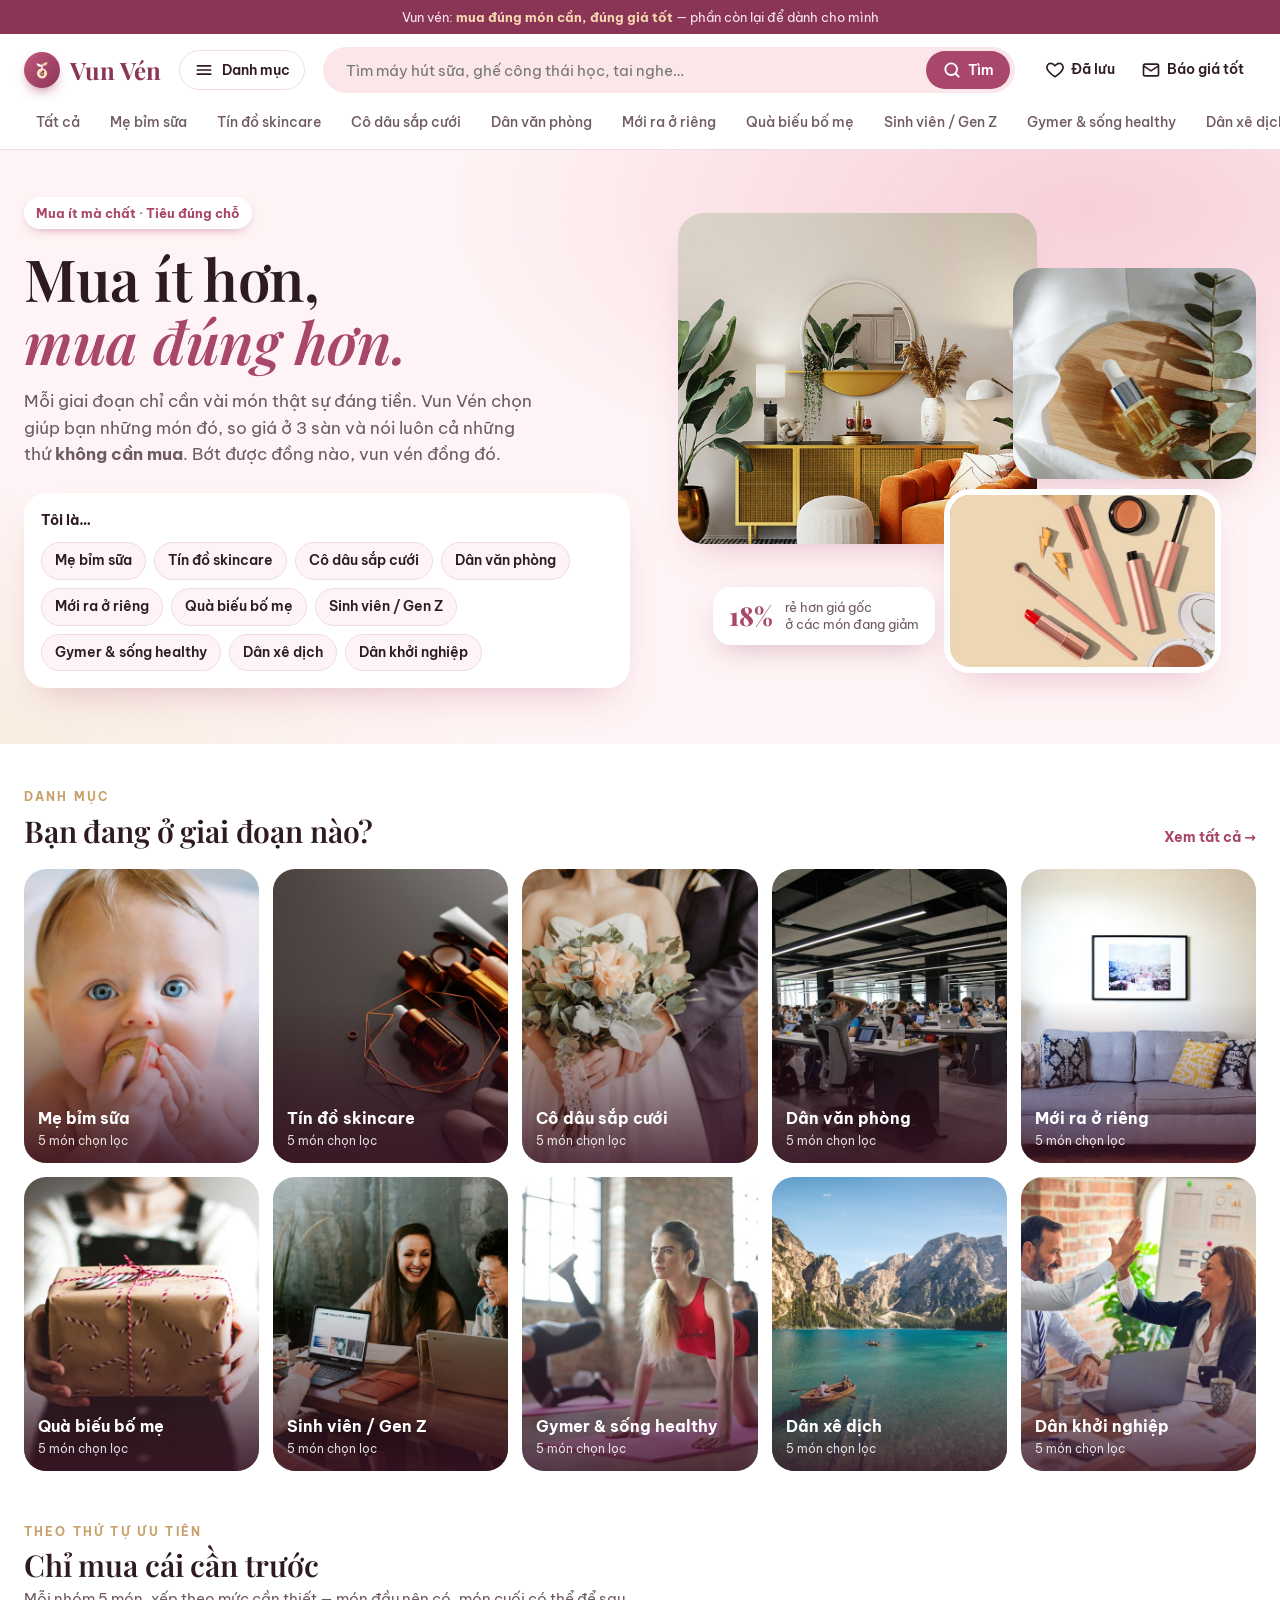
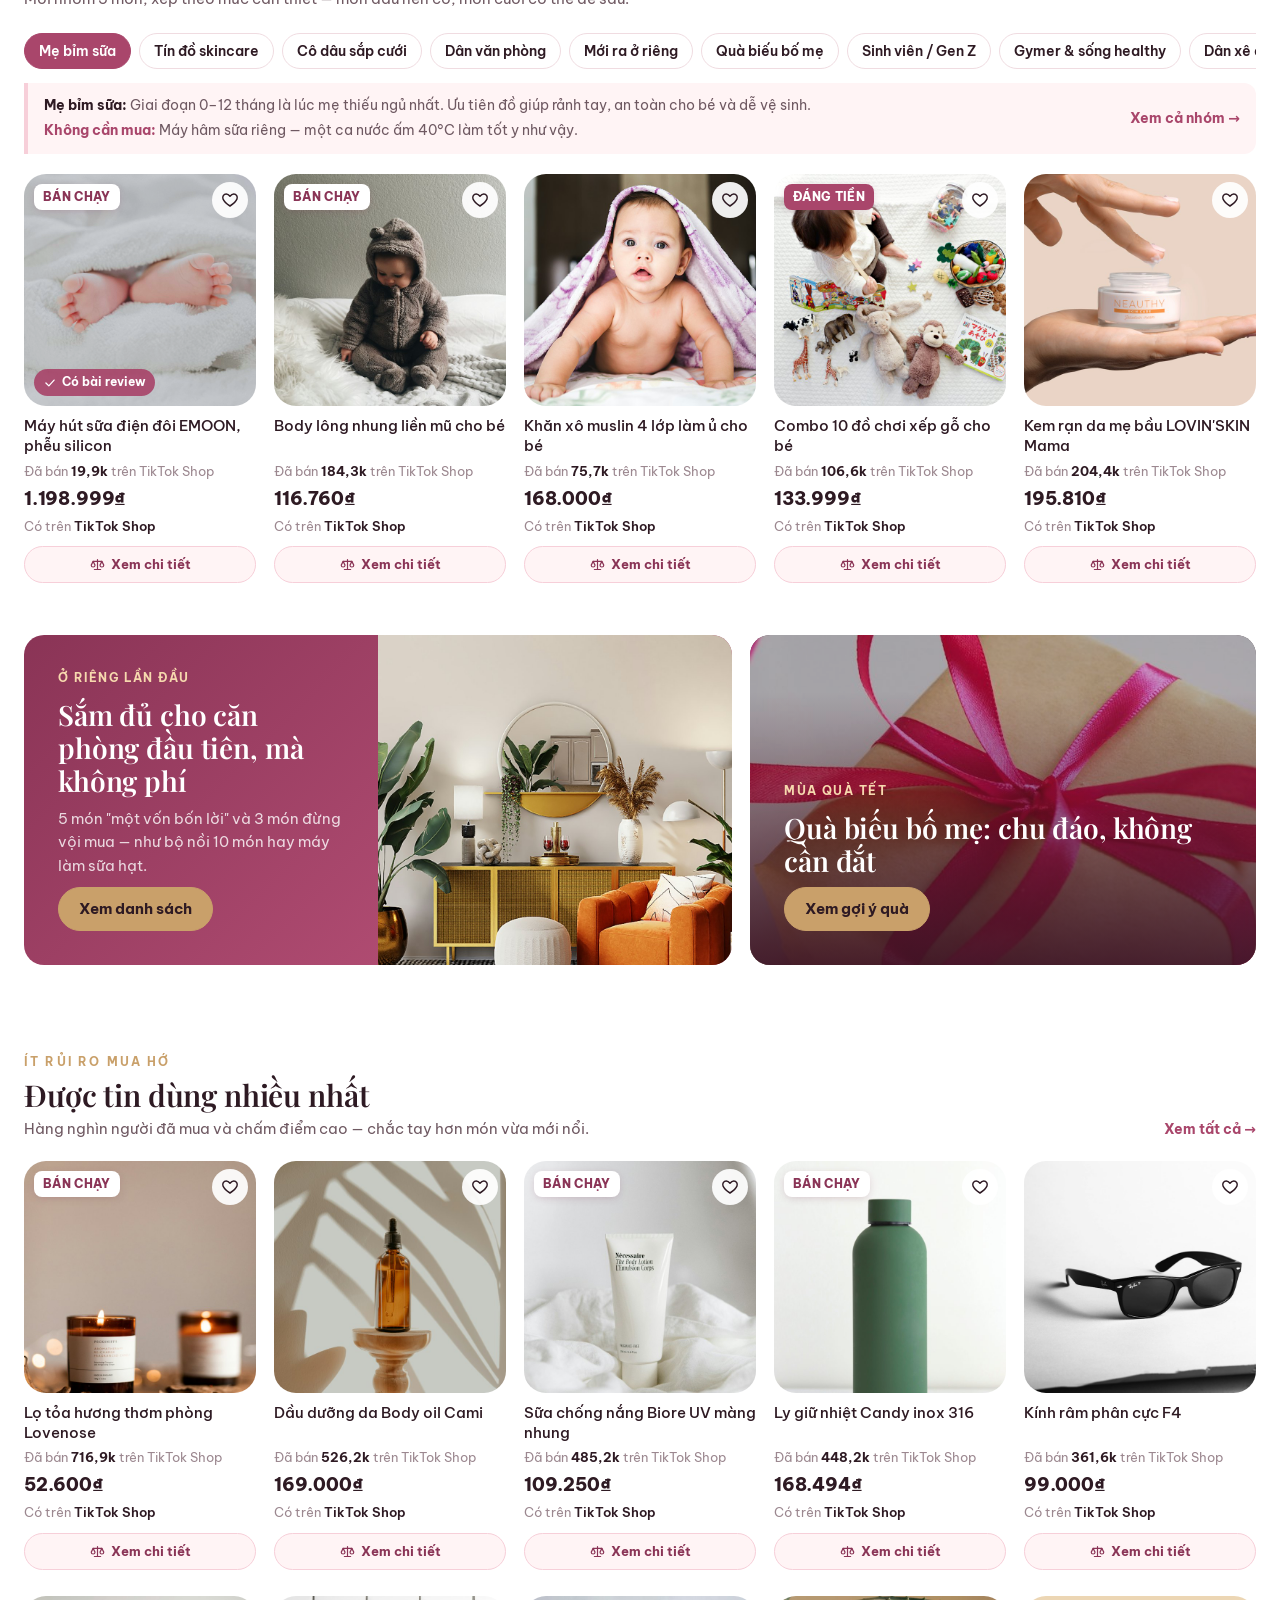
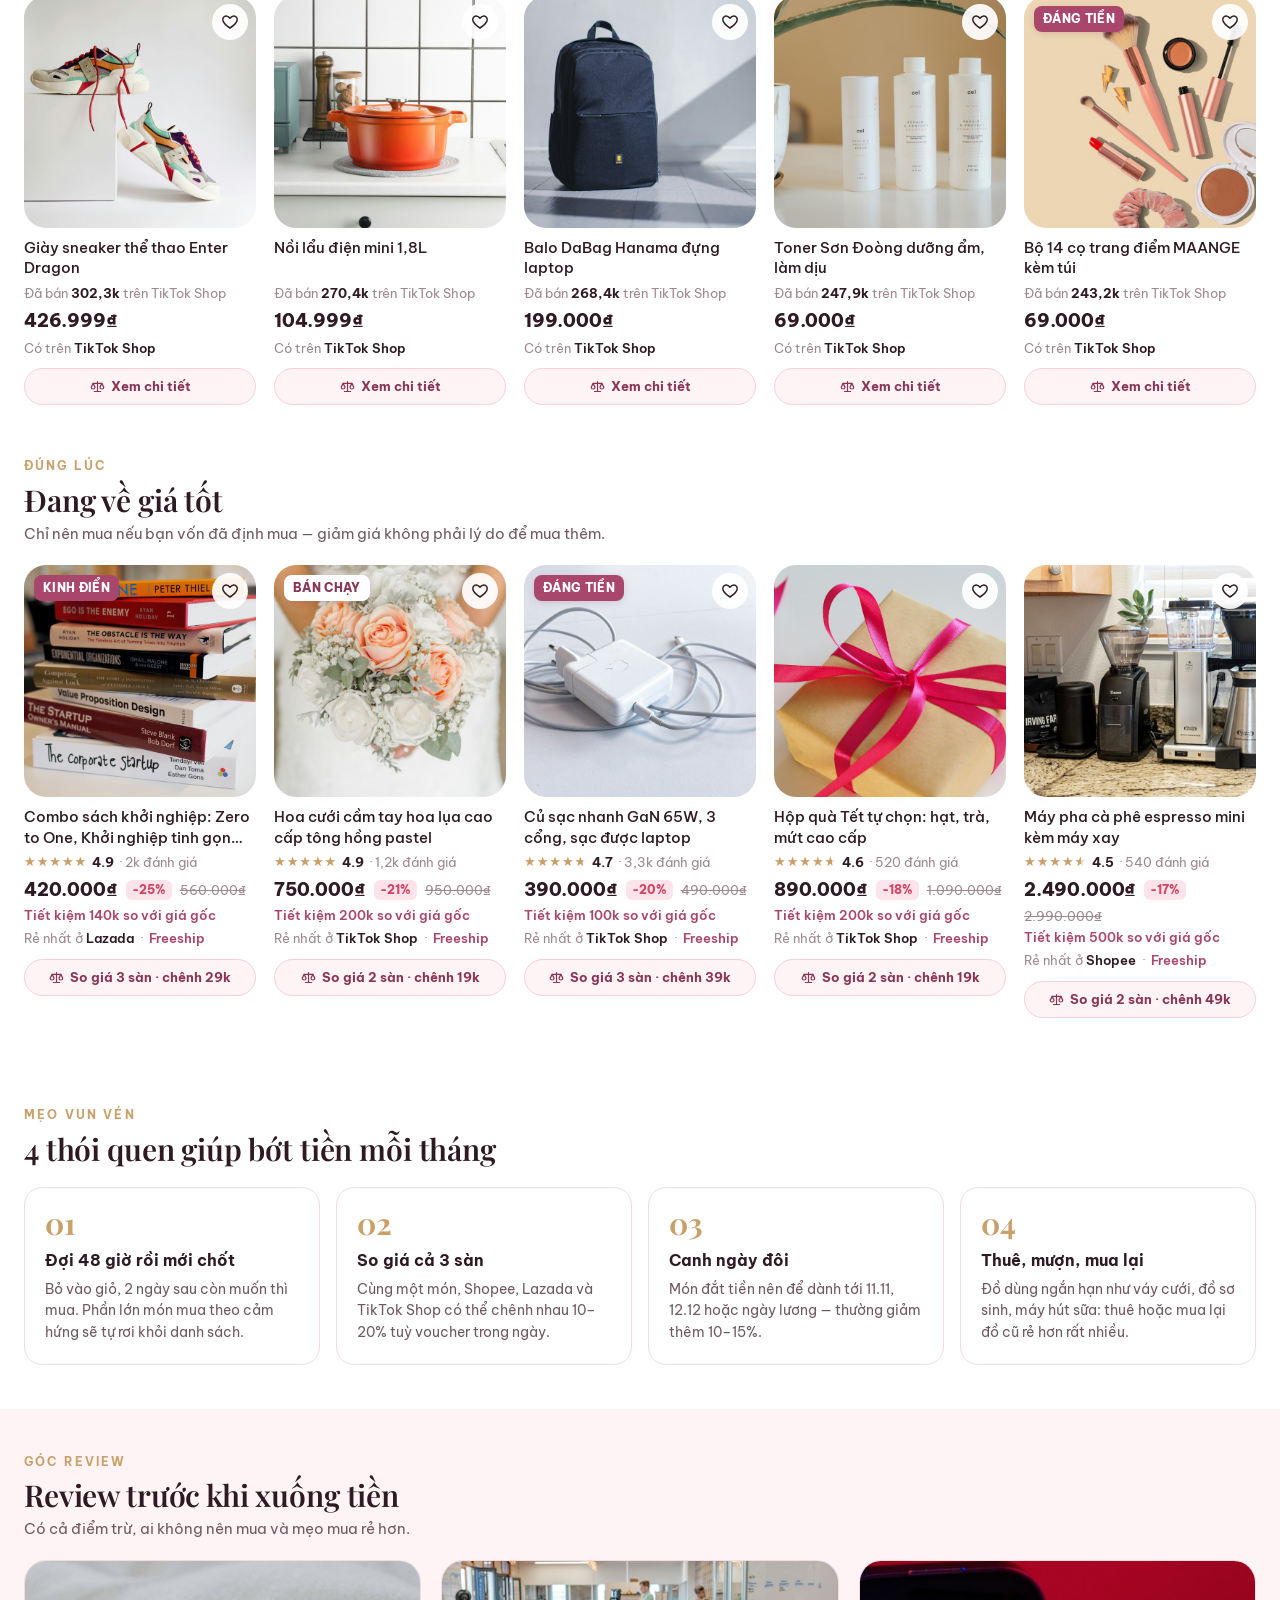
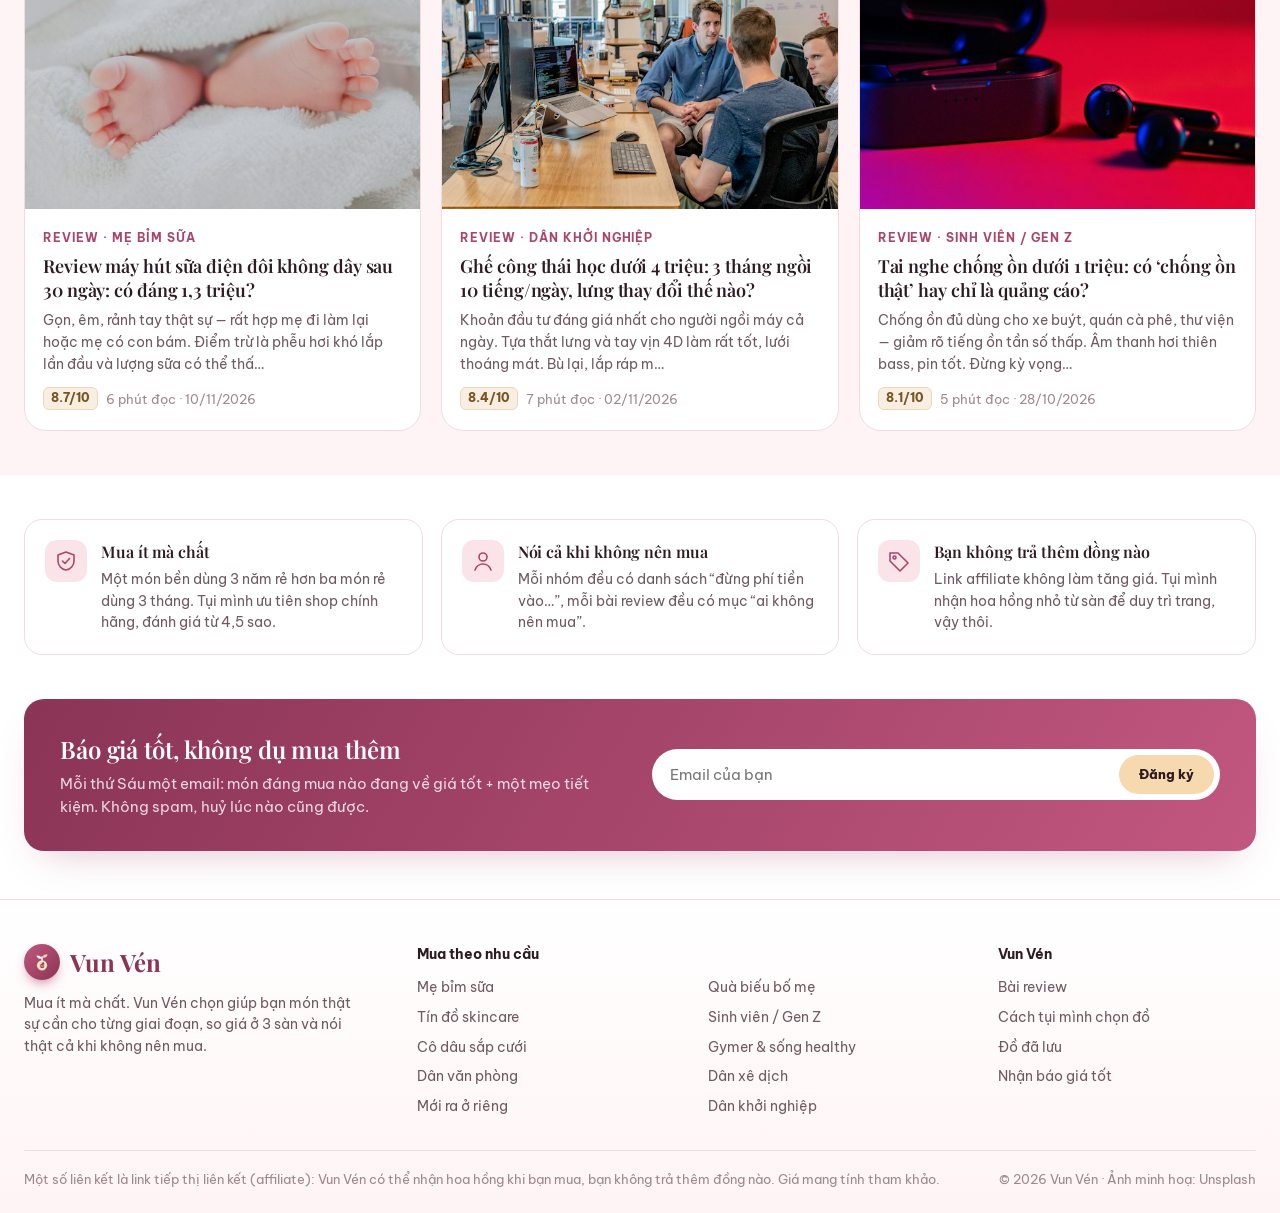
<file: index.html>
<!doctype html>
<html lang="vi">
<head>
<meta charset="utf-8">
<meta name="viewport" content="width=device-width,initial-scale=1">
<link rel="preconnect" href="https://fonts.googleapis.com">
<link rel="preconnect" href="https://fonts.gstatic.com" crossorigin>
<link href="https://fonts.googleapis.com/css2?family=Be+Vietnam+Pro:wght@400;500;600;700;800&family=Playfair+Display:ital,wght@0,600;0,700;1,600&display=swap" rel="stylesheet">
<link rel="stylesheet" href="assets/style.css">
<link rel="icon" href="assets/favicon.svg" type="image/svg+xml">
<title>Vun Vén — Mua ít hơn, mua đúng hơn</title>
<meta name="description" content="Vun Vén giúp bạn mua ít mà chất: chọn đúng món cần cho mẹ bỉm, cô dâu, nàng công sở…, so giá Shopee, Lazada, TikTok Shop và chỉ ra cả những món không cần mua.">
<meta property="og:title" content="Vun Vén — Mua ít hơn, mua đúng hơn">
<meta property="og:image" content="assets/img/hero-1.jpg">
</head>
<body data-page="home">
<div id="site-header"></div>

<section class="hero">
  <div class="wrap hero-grid">
    <div class="hero-txt">
      <span class="eyebrow">Mua ít mà chất · Tiêu đúng chỗ</span>
      <h1>Mua ít hơn,<br><span>mua đúng hơn.</span></h1>
      <p>Mỗi giai đoạn chỉ cần vài món thật sự đáng tiền. Vun Vén chọn giúp bạn những món đó, so giá ở 3 sàn và nói luôn cả những thứ <b>không cần mua</b>. Bớt được đồng nào, vun vén đồng đó.</p>
      <div class="who"><strong>Tôi là…</strong><div class="who-chips" id="whoChips"></div></div>
    </div>
    <div class="collage" aria-hidden="true">
      <img class="c1" src="assets/img/hero-1.jpg" alt="">
      <img class="c2" src="assets/img/sk-serum.jpg" alt="">
      <img class="c3" src="assets/img/sk-trang-diem.jpg" alt="">
      <div class="stat"><b id="avgSave">20%</b><span>rẻ hơn giá gốc<br>ở các món đang giảm</span></div>
    </div>
  </div>
</section>

<main>
  <section class="sec">
    <div class="wrap">
      <div class="sec-title"><div><span class="eb">Danh mục</span><h2>Bạn đang ở giai đoạn nào?</h2></div><a href="danh-muc.html">Xem tất cả →</a></div>
      <div class="tiles" id="tiles"></div>
    </div>
  </section>

  <section class="sec" style="padding-top:8px">
    <div class="wrap">
      <div class="sec-title"><div><span class="eb">Theo thứ tự ưu tiên</span><h2>Chỉ mua cái cần trước</h2><p>Mỗi nhóm 5 món, xếp theo mức cần thiết — món đầu nên có, món cuối có thể để sau.</p></div></div>
      <div class="tabs" id="tabs" role="tablist"></div>
      <div class="need-intro" id="needIntro"></div>
      <div class="grid" id="needGrid"></div>
    </div>
  </section>

  <section class="sec" style="padding-top:8px">
    <div class="wrap promos">
      <a class="promo" href="danh-muc.html?nhom=o-rieng">
        <div class="txt">
          <small>Ở riêng lần đầu</small>
          <h3>Sắm đủ cho căn phòng đầu tiên, mà không phí</h3>
          <p>5 món "một vốn bốn lời" và 3 món đừng vội mua — như bộ nồi 10 món hay máy làm sữa hạt.</p>
          <span class="btn gold">Xem danh sách</span>
        </div>
        <img src="assets/img/hero-1.jpg" alt="Phòng khách ấm cúng" loading="lazy">
      </a>
      <a class="promo alt" href="danh-muc.html?nhom=bieu-bo-me">
        <img src="assets/img/bm-hop-qua.jpg" alt="Hộp quà gói nơ hồng" loading="lazy">
        <div class="txt">
          <small>Mùa quà Tết</small>
          <h3>Quà biếu bố mẹ: chu đáo, không cần đắt</h3>
          <span class="btn gold">Xem gợi ý quà</span>
        </div>
      </a>
    </div>
  </section>

  <section class="sec">
    <div class="wrap">
      <div class="sec-title"><div><span class="eb">Ít rủi ro mua hớ</span><h2>Được tin dùng nhiều nhất</h2><p>Hàng nghìn người đã mua và chấm điểm cao — chắc tay hơn món vừa mới nổi.</p></div><a href="danh-muc.html">Xem tất cả →</a></div>
      <div class="grid" id="bestGrid"></div>
    </div>
  </section>

  <section class="sec" style="padding-top:8px">
    <div class="wrap">
      <div class="sec-title"><div><span class="eb">Đúng lúc</span><h2>Đang về giá tốt</h2><p>Chỉ nên mua nếu bạn vốn đã định mua — giảm giá không phải lý do để mua thêm.</p></div></div>
      <div class="grid" id="dealGrid"></div>
    </div>
  </section>

  <section class="sec" id="meo">
    <div class="wrap">
      <div class="sec-title"><div><span class="eb">Mẹo vun vén</span><h2>4 thói quen giúp bớt tiền mỗi tháng</h2></div></div>
      <div class="tips">
        <div class="tip"><b>01</b><h3>Đợi 48 giờ rồi mới chốt</h3><p>Bỏ vào giỏ, 2 ngày sau còn muốn thì mua. Phần lớn món mua theo cảm hứng sẽ tự rơi khỏi danh sách.</p></div>
        <div class="tip"><b>02</b><h3>So giá cả 3 sàn</h3><p>Cùng một món, Shopee, Lazada và TikTok Shop có thể chênh nhau 10–20% tuỳ voucher trong ngày.</p></div>
        <div class="tip"><b>03</b><h3>Canh ngày đôi</h3><p>Món đắt tiền nên để dành tới 11.11, 12.12 hoặc ngày lương — thường giảm thêm 10–15%.</p></div>
        <div class="tip"><b>04</b><h3>Thuê, mượn, mua lại</h3><p>Đồ dùng ngắn hạn như váy cưới, đồ sơ sinh, máy hút sữa: thuê hoặc mua lại đồ cũ rẻ hơn rất nhiều.</p></div>
      </div>
    </div>
  </section>

  <section class="sec editorial" id="review">
    <div class="wrap">
      <div class="sec-title"><div><span class="eb">Góc review</span><h2>Review trước khi xuống tiền</h2><p>Có cả điểm trừ, ai không nên mua và mẹo mua rẻ hơn.</p></div></div>
      <div class="posts" id="posts"></div>
    </div>
  </section>

  <section class="sec" id="cach-chon">
    <div class="wrap trust">
      <div><svg viewBox="0 0 24 24" fill="none" stroke="currentColor" stroke-width="1.6" stroke-linejoin="round"><path d="M12 3 4 6v6c0 4.5 3.4 8.3 8 9 4.6-.7 8-4.5 8-9V6l-8-3z"/><path d="m8.5 12 2.5 2.5 4.5-5" stroke-linecap="round"/></svg><h3>Mua ít mà chất</h3><p>Một món bền dùng 3 năm rẻ hơn ba món rẻ dùng 3 tháng. Tụi mình ưu tiên shop chính hãng, đánh giá từ 4,5 sao.</p></div>
      <div><svg viewBox="0 0 24 24" fill="none" stroke="currentColor" stroke-width="1.6" stroke-linecap="round"><circle cx="12" cy="8" r="4"/><path d="M4 21c1.5-4 4.5-6 8-6s6.5 2 8 6"/></svg><h3>Nói cả khi không nên mua</h3><p>Mỗi nhóm đều có danh sách “đừng phí tiền vào…”, mỗi bài review đều có mục “ai không nên mua”.</p></div>
      <div><svg viewBox="0 0 24 24" fill="none" stroke="currentColor" stroke-width="1.6" stroke-linejoin="round"><path d="M3 12V4h8l10 10-8 8L3 12z"/><circle cx="7.5" cy="8.5" r="1.5"/></svg><h3>Bạn không trả thêm đồng nào</h3><p>Link affiliate không làm tăng giá. Tụi mình nhận hoa hồng nhỏ từ sàn để duy trì trang, vậy thôi.</p></div>
    </div>
  </section>
</main>

<div id="site-footer"></div>
<script src="assets/data.js"></script>
<script src="assets/prices.js"></script>
<script src="assets/app.js"></script>
</body>
</html>
</file>
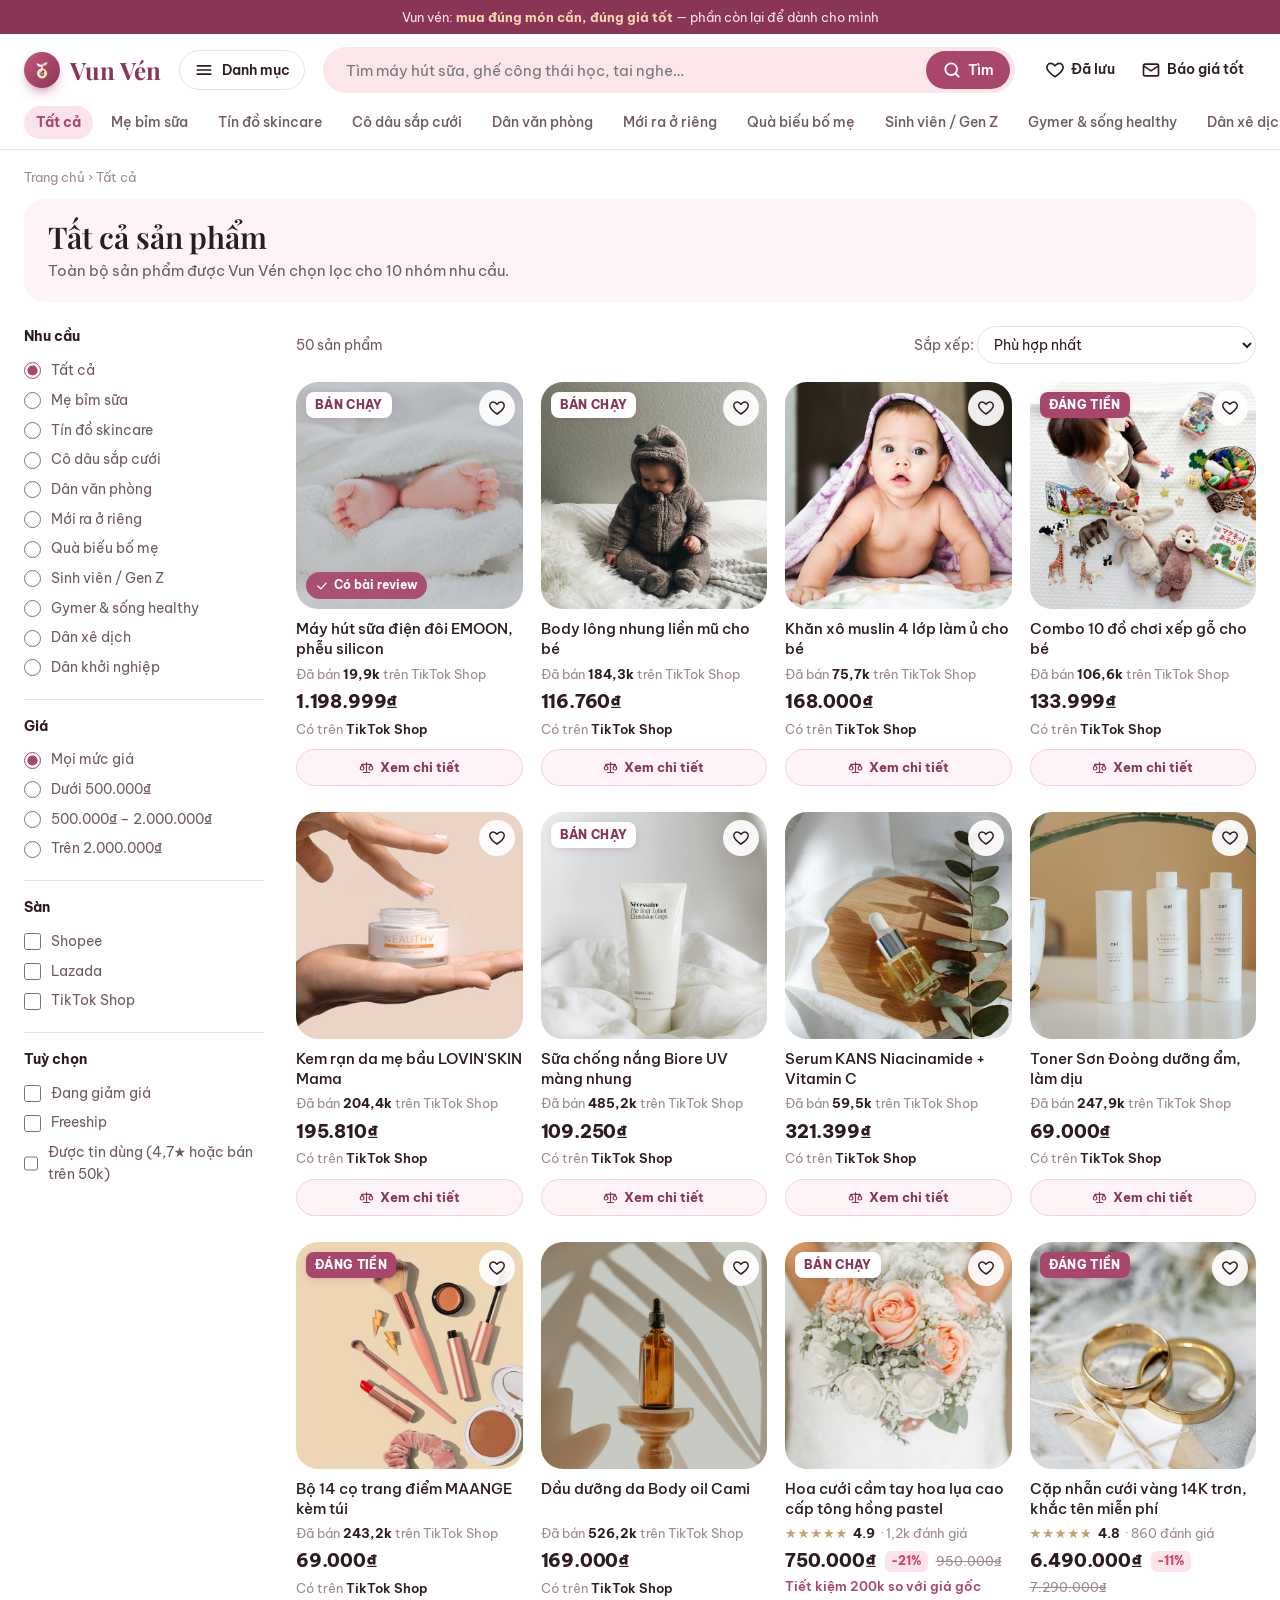
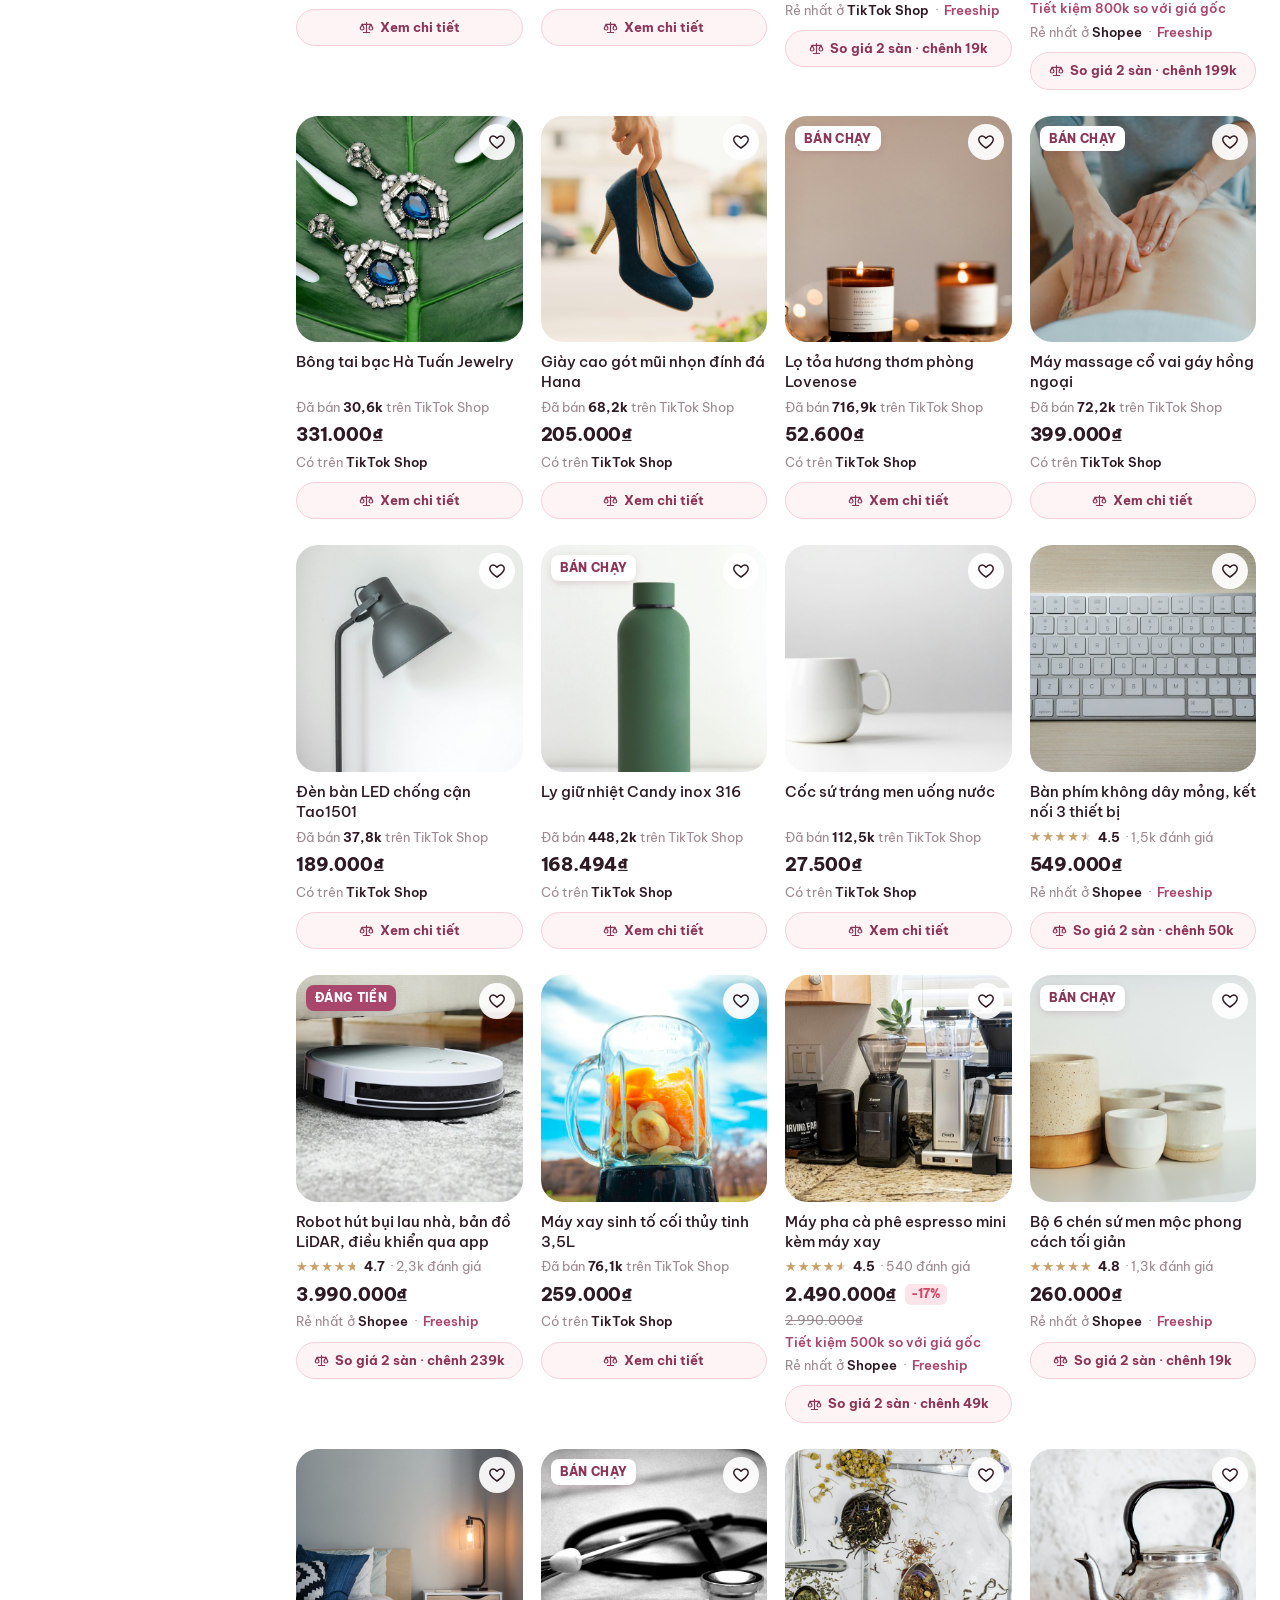
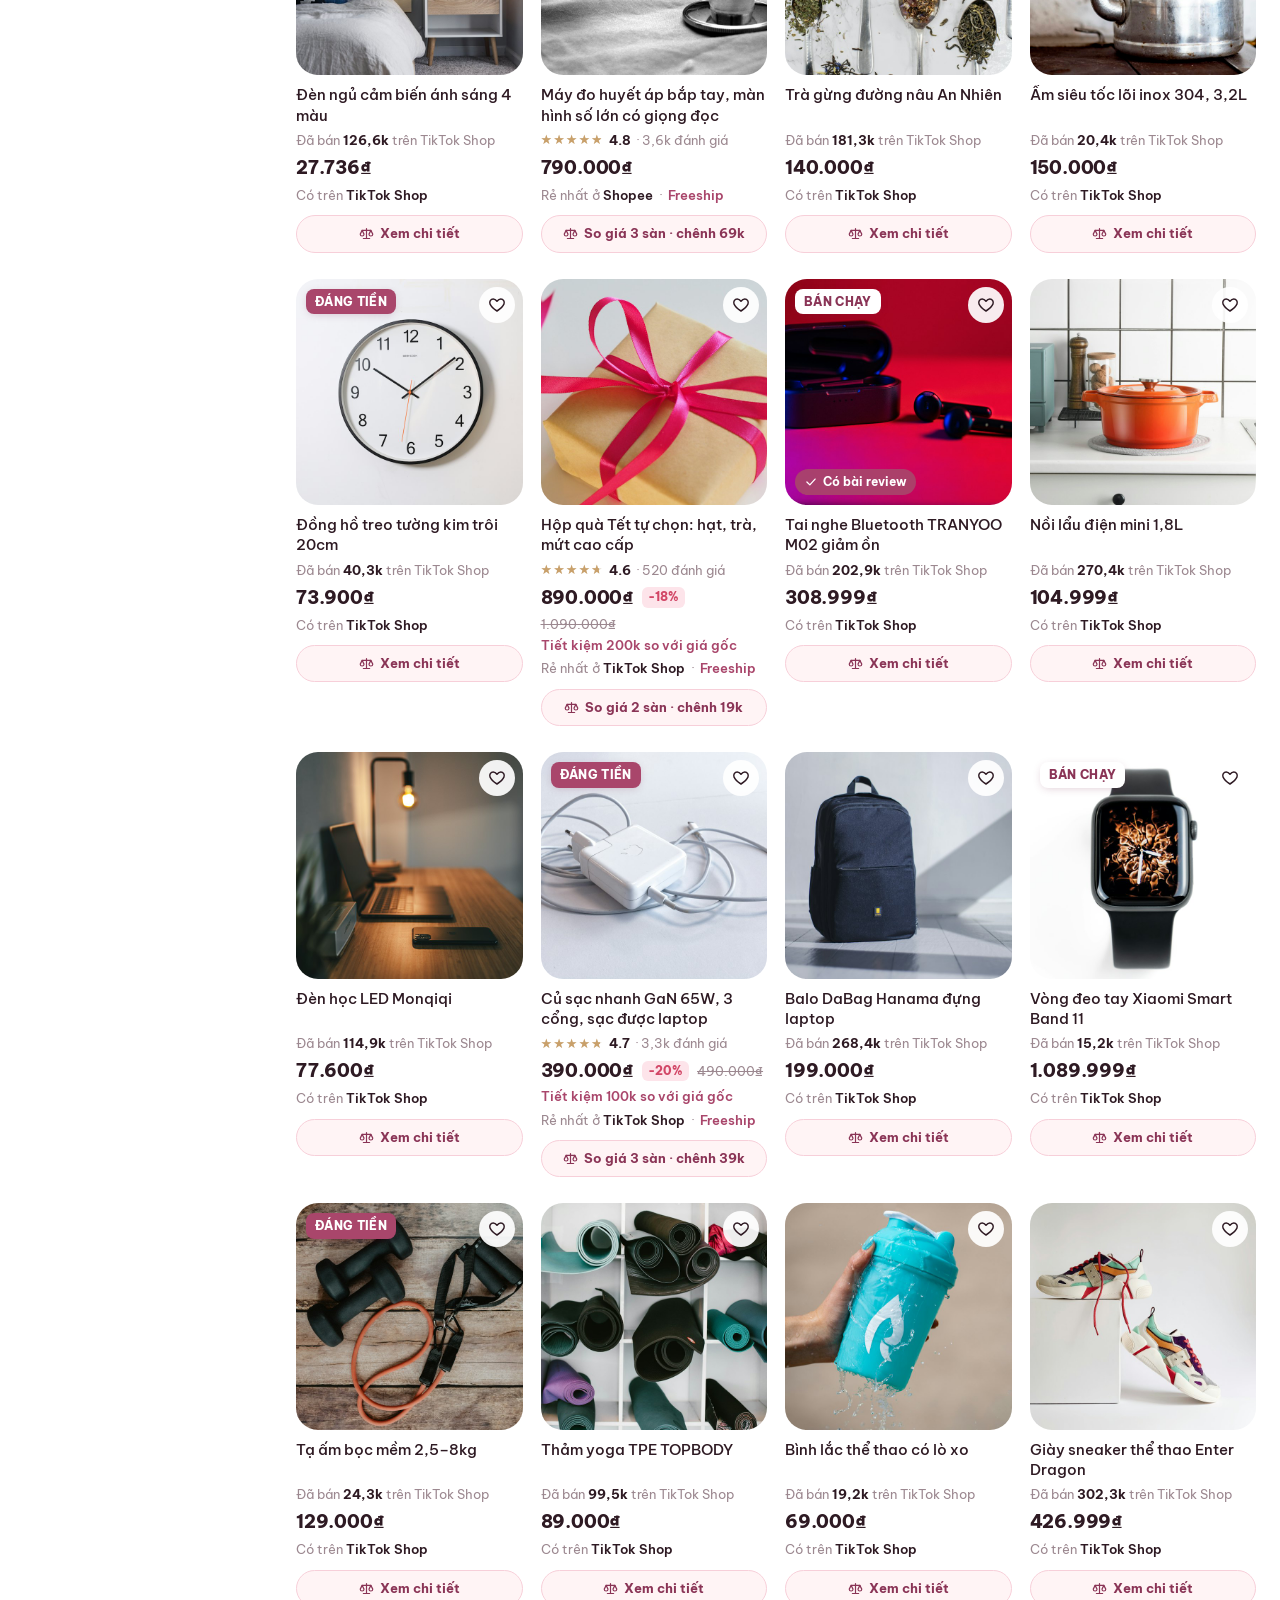
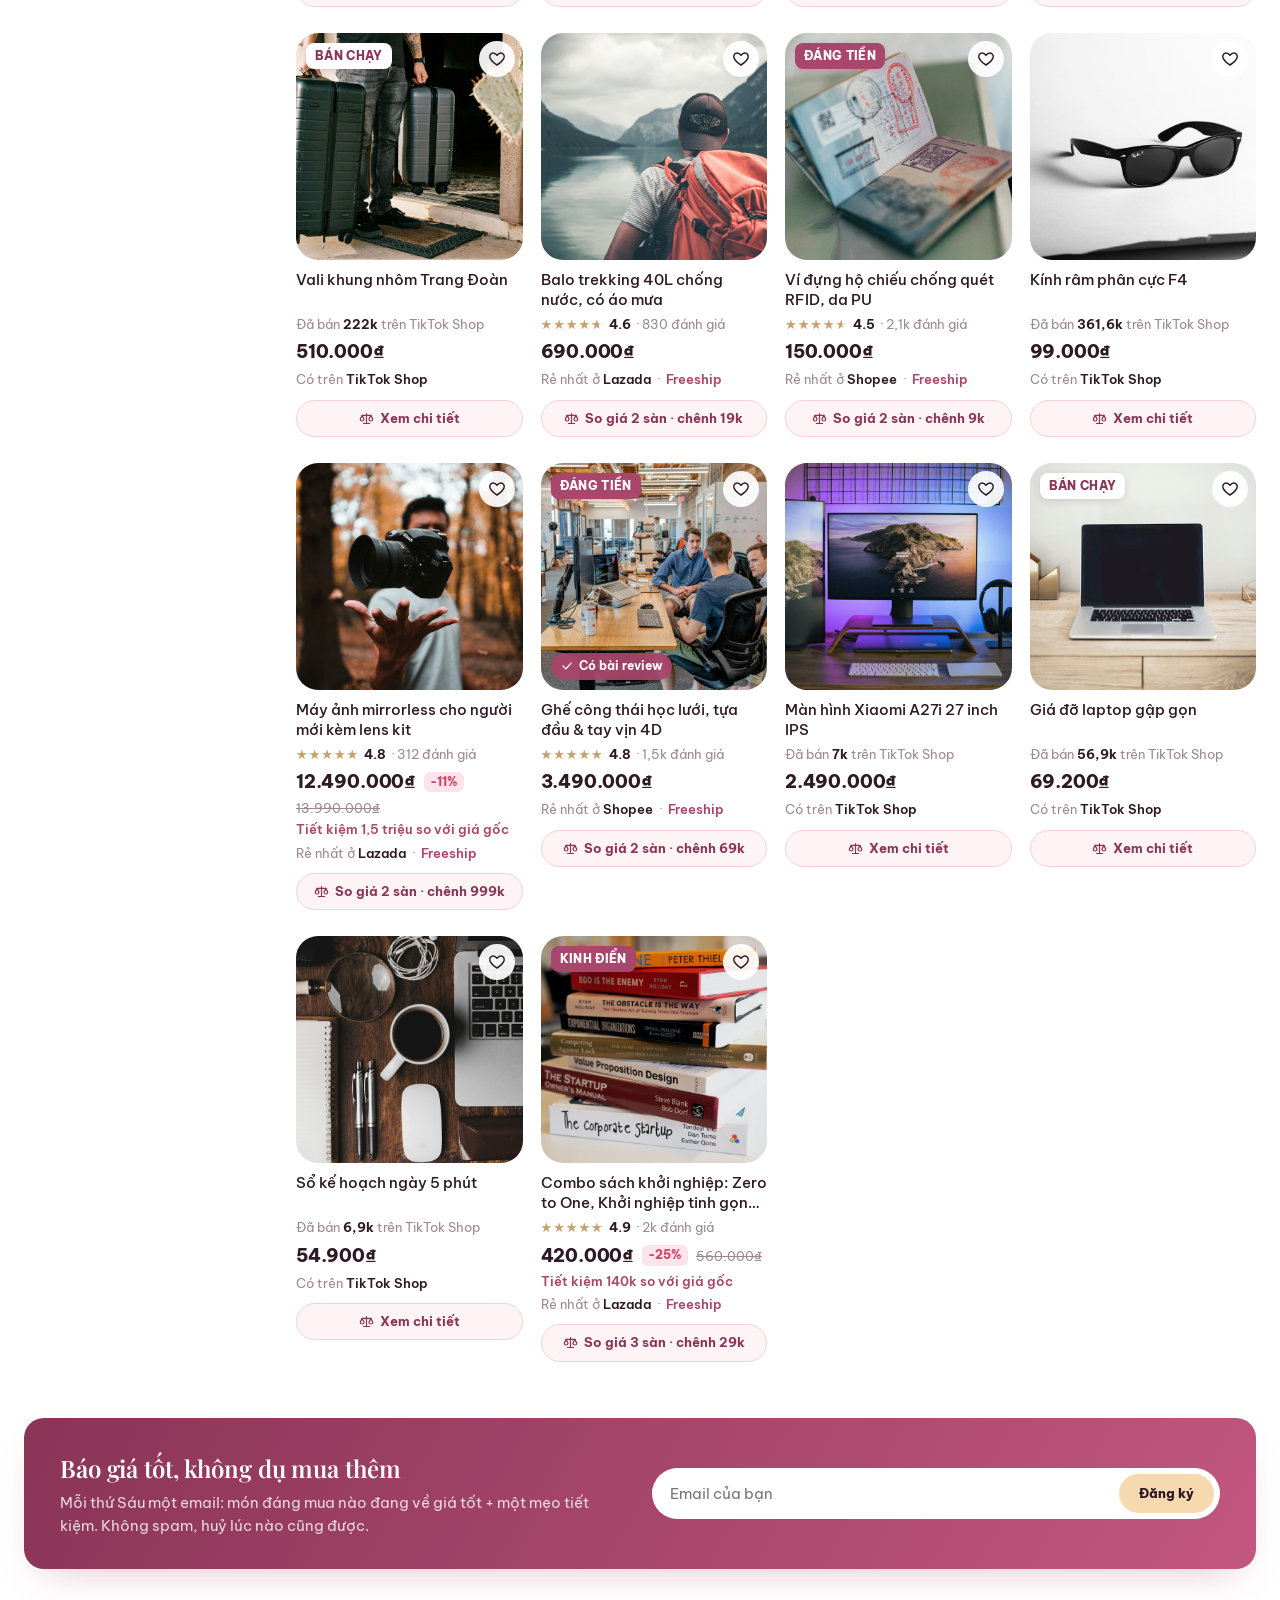
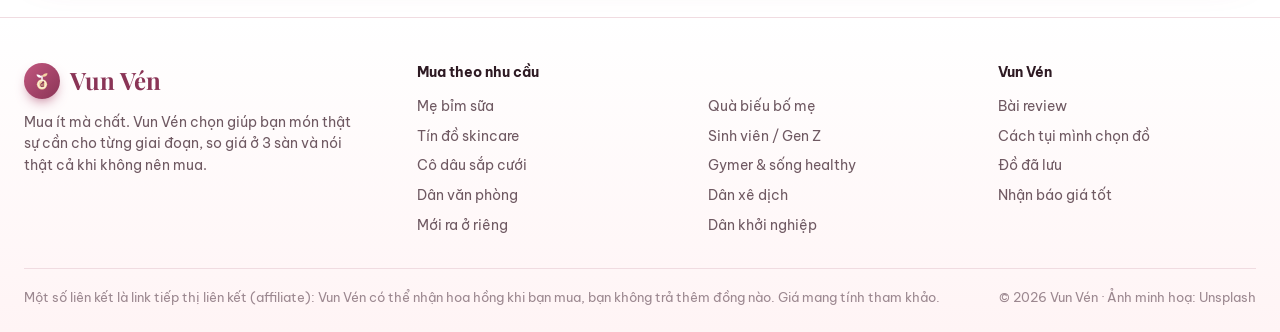
<file: danh-muc.html>
<!doctype html>
<html lang="vi">
<head>
<meta charset="utf-8">
<meta name="viewport" content="width=device-width,initial-scale=1">
<link rel="preconnect" href="https://fonts.googleapis.com">
<link rel="preconnect" href="https://fonts.gstatic.com" crossorigin>
<link href="https://fonts.googleapis.com/css2?family=Be+Vietnam+Pro:wght@400;500;600;700;800&family=Playfair+Display:ital,wght@0,600;0,700;1,600&display=swap" rel="stylesheet">
<link rel="stylesheet" href="assets/style.css">
<link rel="icon" href="assets/favicon.svg" type="image/svg+xml">
<title>Danh mục — Vun Vén</title>
</head>
<body data-page="listing">
<div id="site-header"></div>
<main class="wrap">
  <div class="crumbs"><a href="./">Trang chủ</a> › <span id="crumbName">Tất cả</span></div>
  <div class="list-head" id="listHead"></div>
  <div class="skipbox" id="skipBox"></div>
  <div class="list-body">
    <aside class="filters" id="filters" aria-label="Bộ lọc"></aside>
    <div>
      <div class="toolbar">
        <div style="display:flex;gap:12px;align-items:center">
          <button class="btn ftoggle" id="ftoggle" type="button" style="height:38px;padding:0 16px">Bộ lọc</button>
          <span id="resultCount"></span>
        </div>
        <label>Sắp xếp:
          <select id="sort">
            <option value="rel">Phù hợp nhất</option>
            <option value="pop">Được mua nhiều nhất</option>
            <option value="rate">Điểm cao nhất</option>
            <option value="low">Giá thấp đến cao</option>
            <option value="high">Giá cao đến thấp</option>
            <option value="gap">Chênh giá giữa các sàn nhiều nhất</option>
          </select>
        </label>
      </div>
      <div class="grid g4" id="listGrid"></div>
    </div>
  </div>
</main>
<div id="site-footer"></div>
<script src="assets/data.js"></script>
<script src="assets/prices.js"></script>
<script src="assets/app.js"></script>
</body>
</html>
</file>
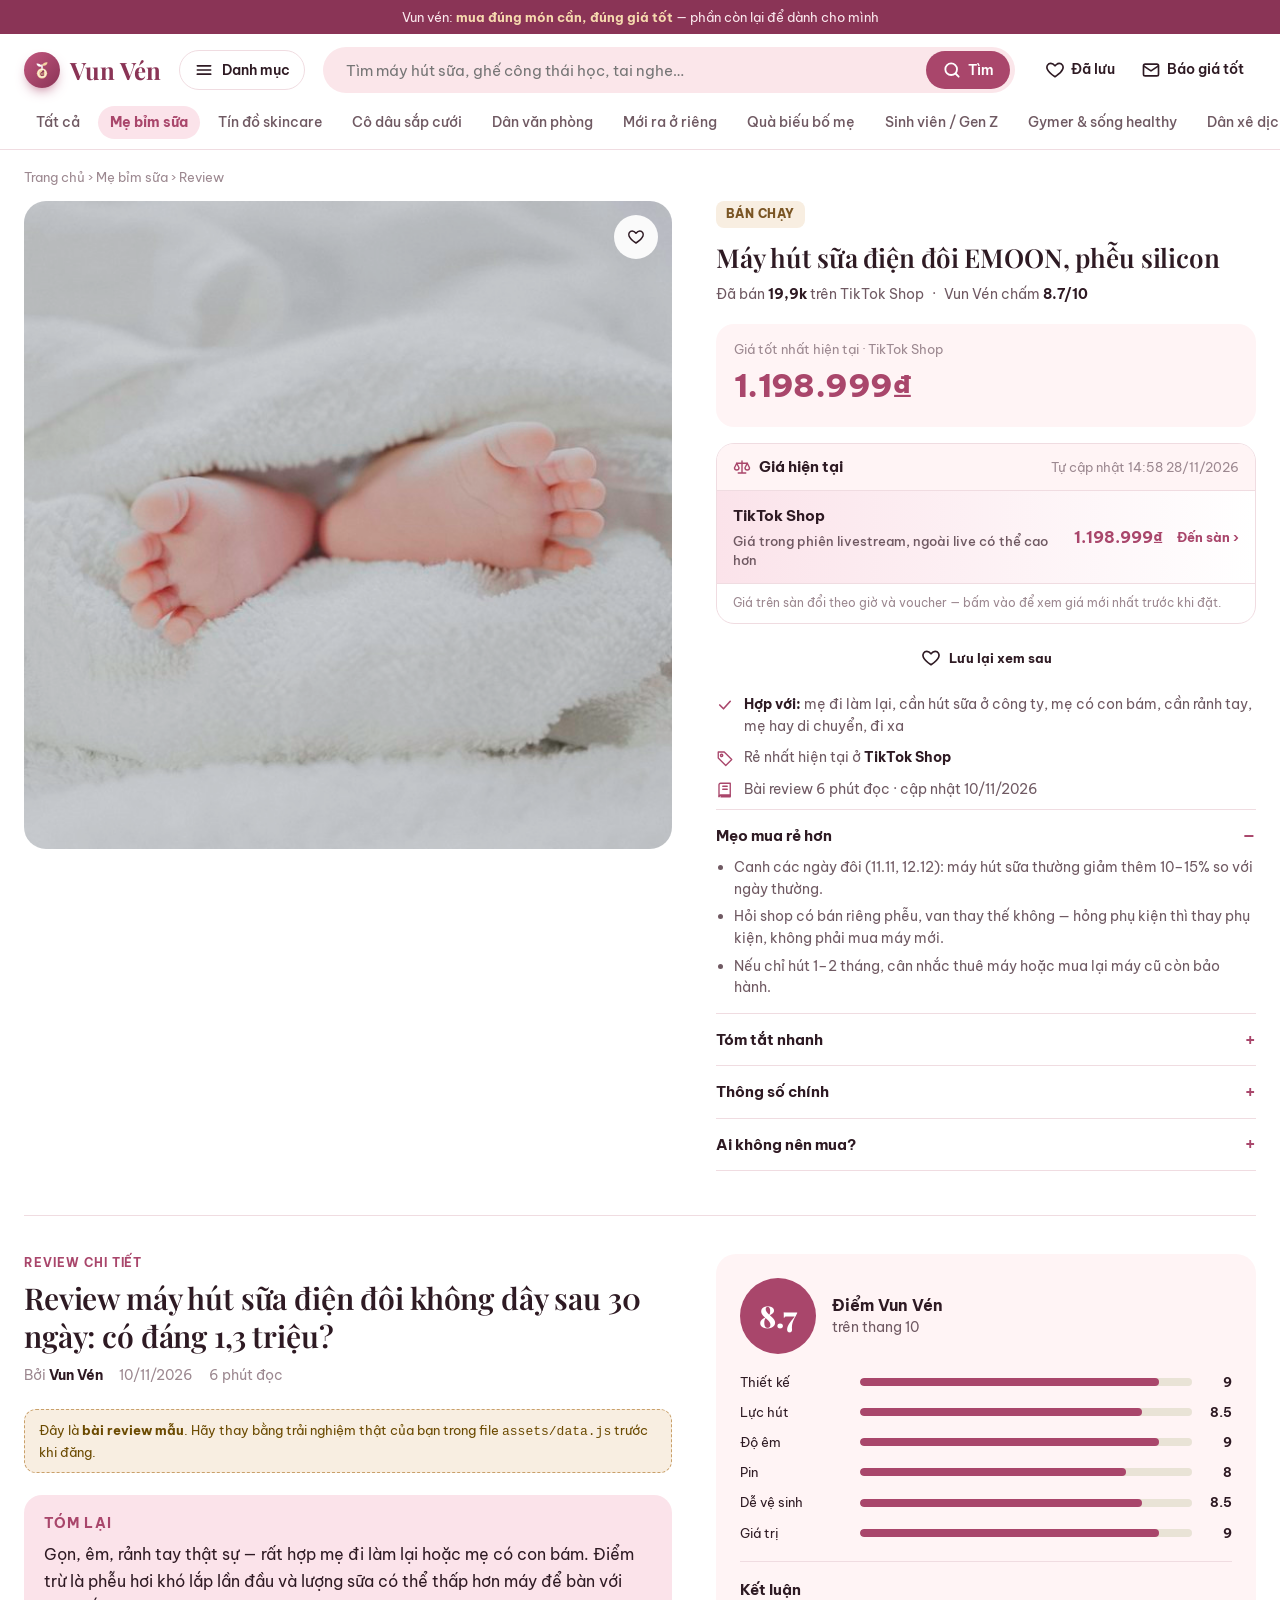
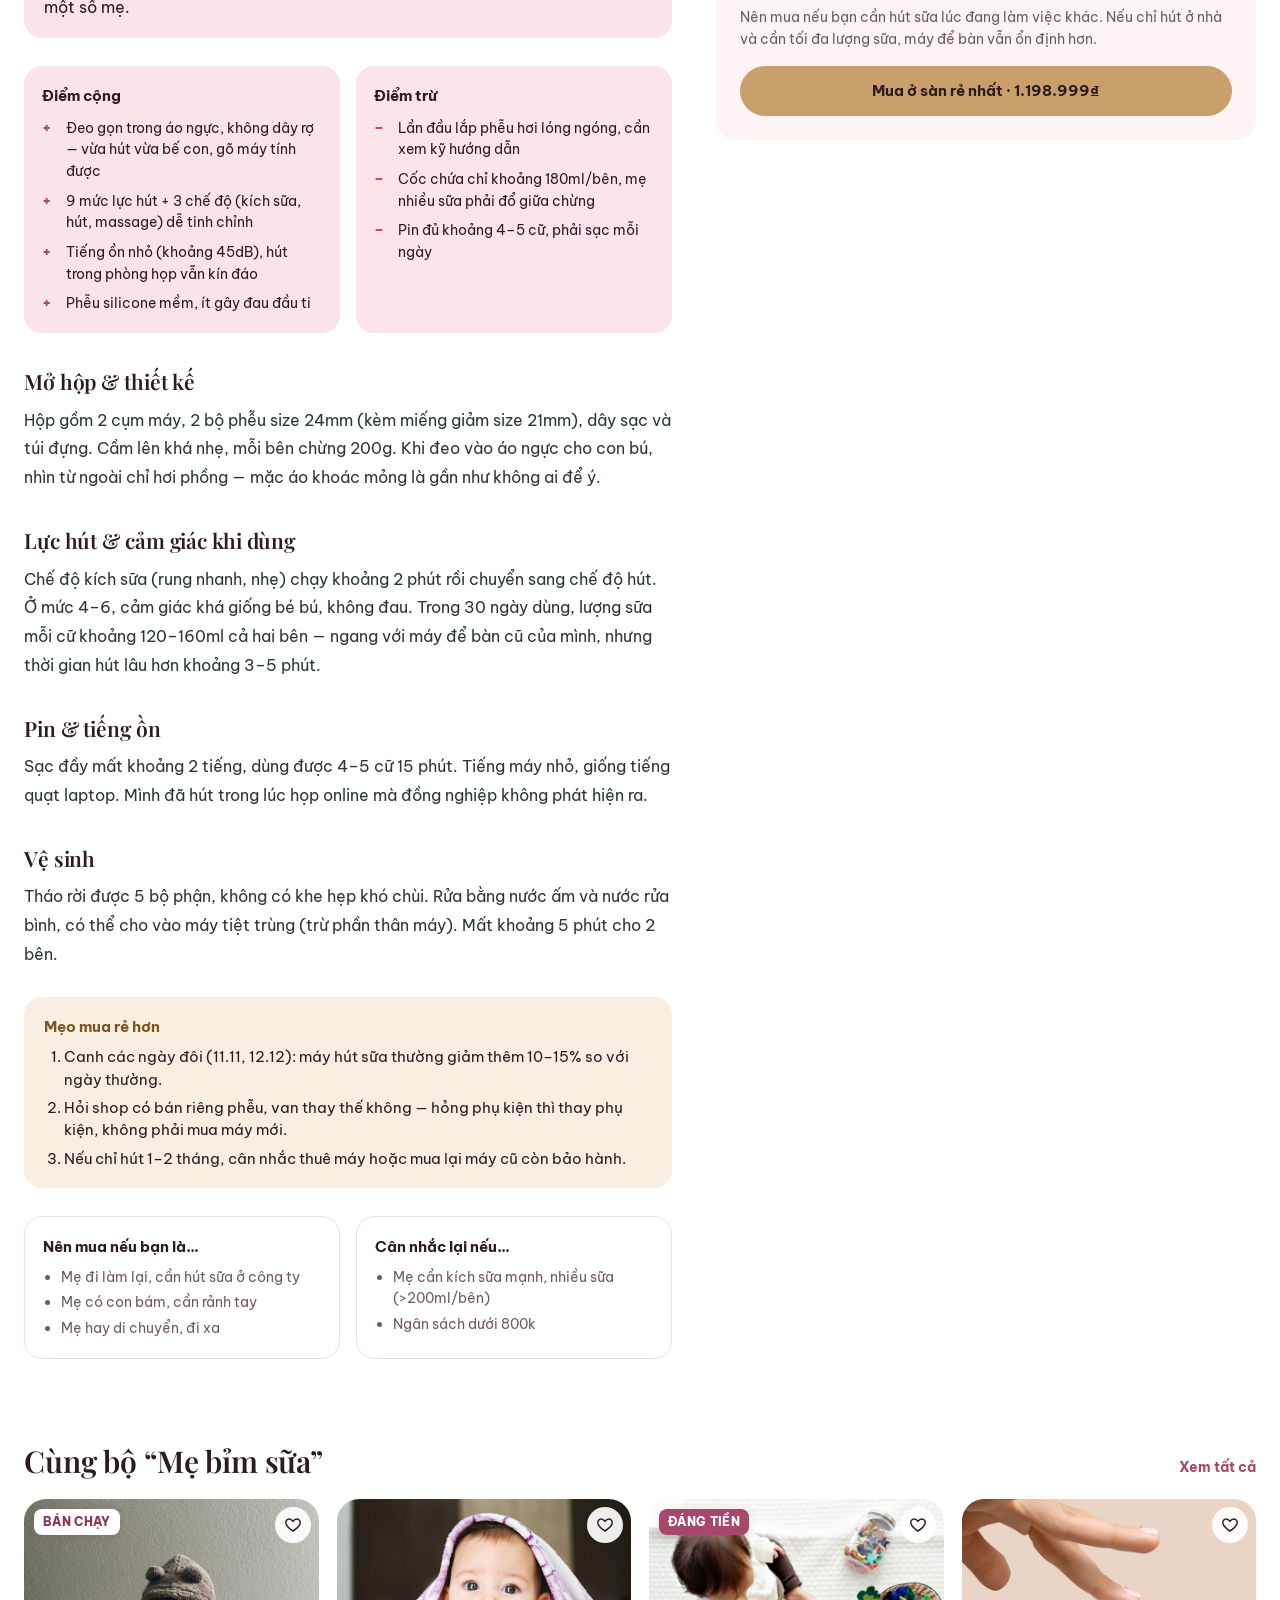
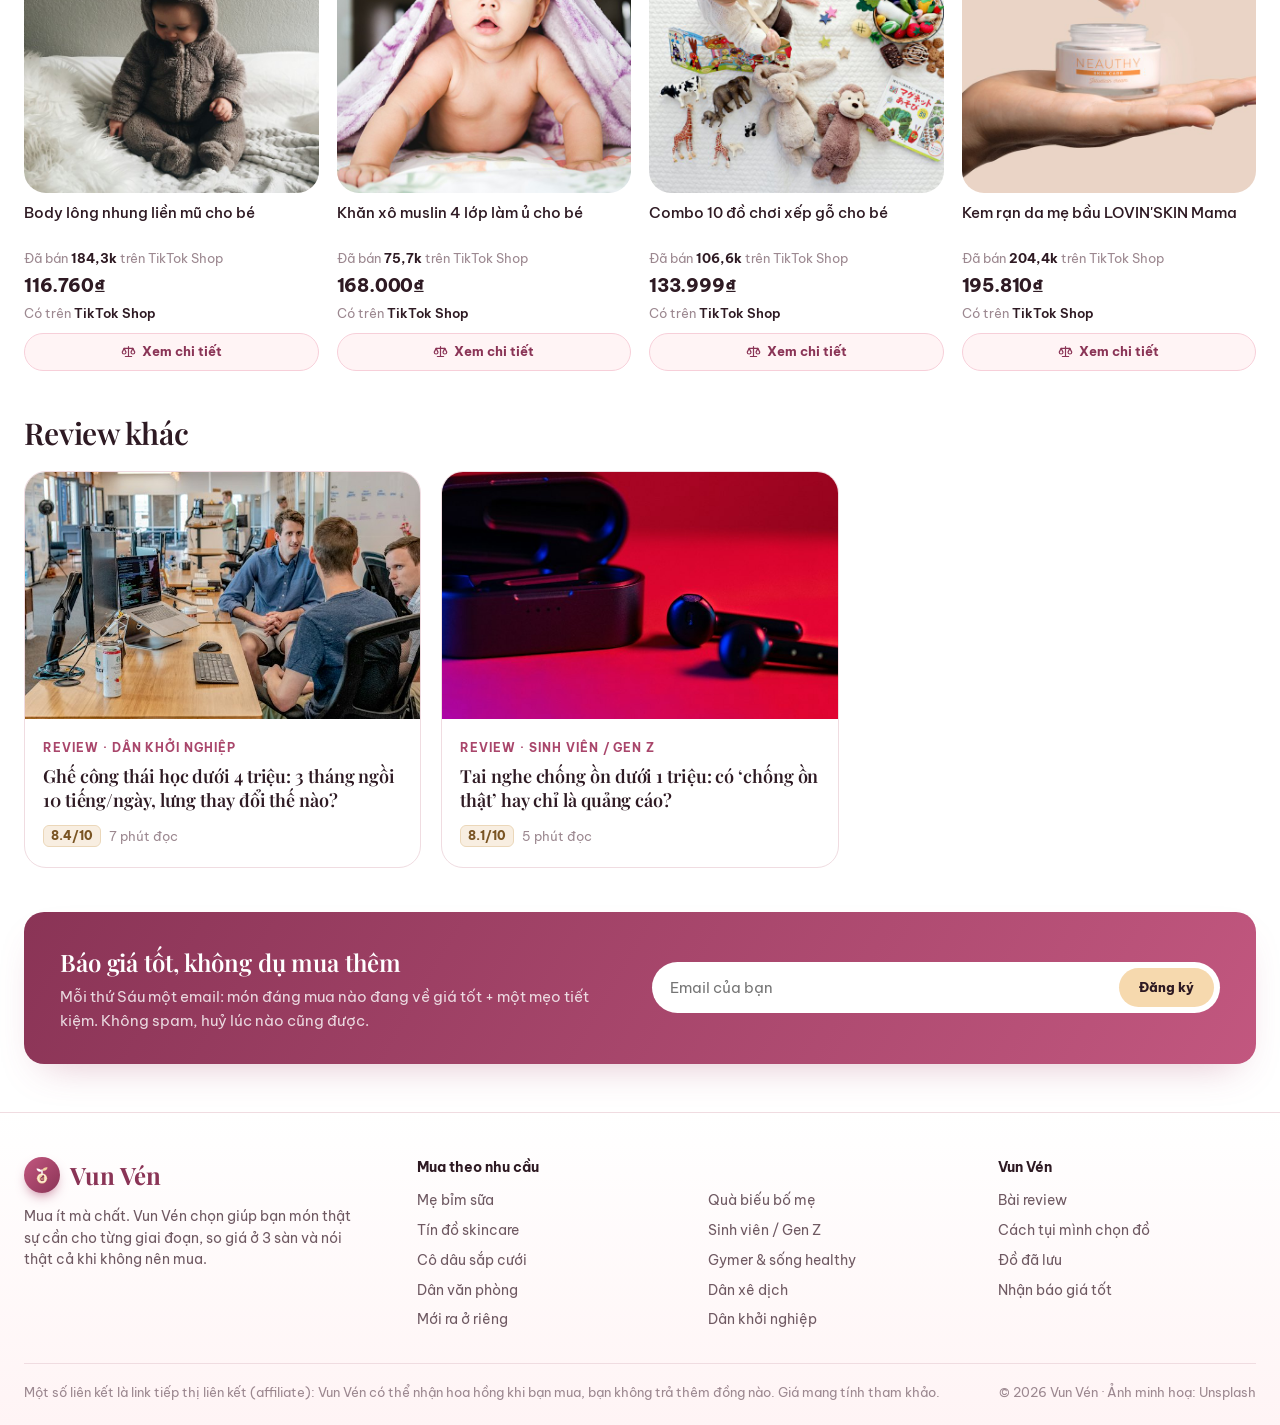
<file: review.html>
<!doctype html>
<html lang="vi">
<head>
<meta charset="utf-8">
<meta name="viewport" content="width=device-width,initial-scale=1">
<link rel="preconnect" href="https://fonts.googleapis.com">
<link rel="preconnect" href="https://fonts.gstatic.com" crossorigin>
<link href="https://fonts.googleapis.com/css2?family=Be+Vietnam+Pro:wght@400;500;600;700;800&family=Playfair+Display:ital,wght@0,600;0,700;1,600&display=swap" rel="stylesheet">
<link rel="stylesheet" href="assets/style.css">
<link rel="icon" href="assets/favicon.svg" type="image/svg+xml">
<title>Review — Vun Vén</title>
</head>
<body data-page="review" class="has-sticky">
<div id="site-header"></div>
<main id="app"></main>
<div id="site-footer"></div>
<script src="assets/data.js"></script>
<script src="assets/prices.js"></script>
<script src="assets/app.js"></script>
</body>
</html>
</file>
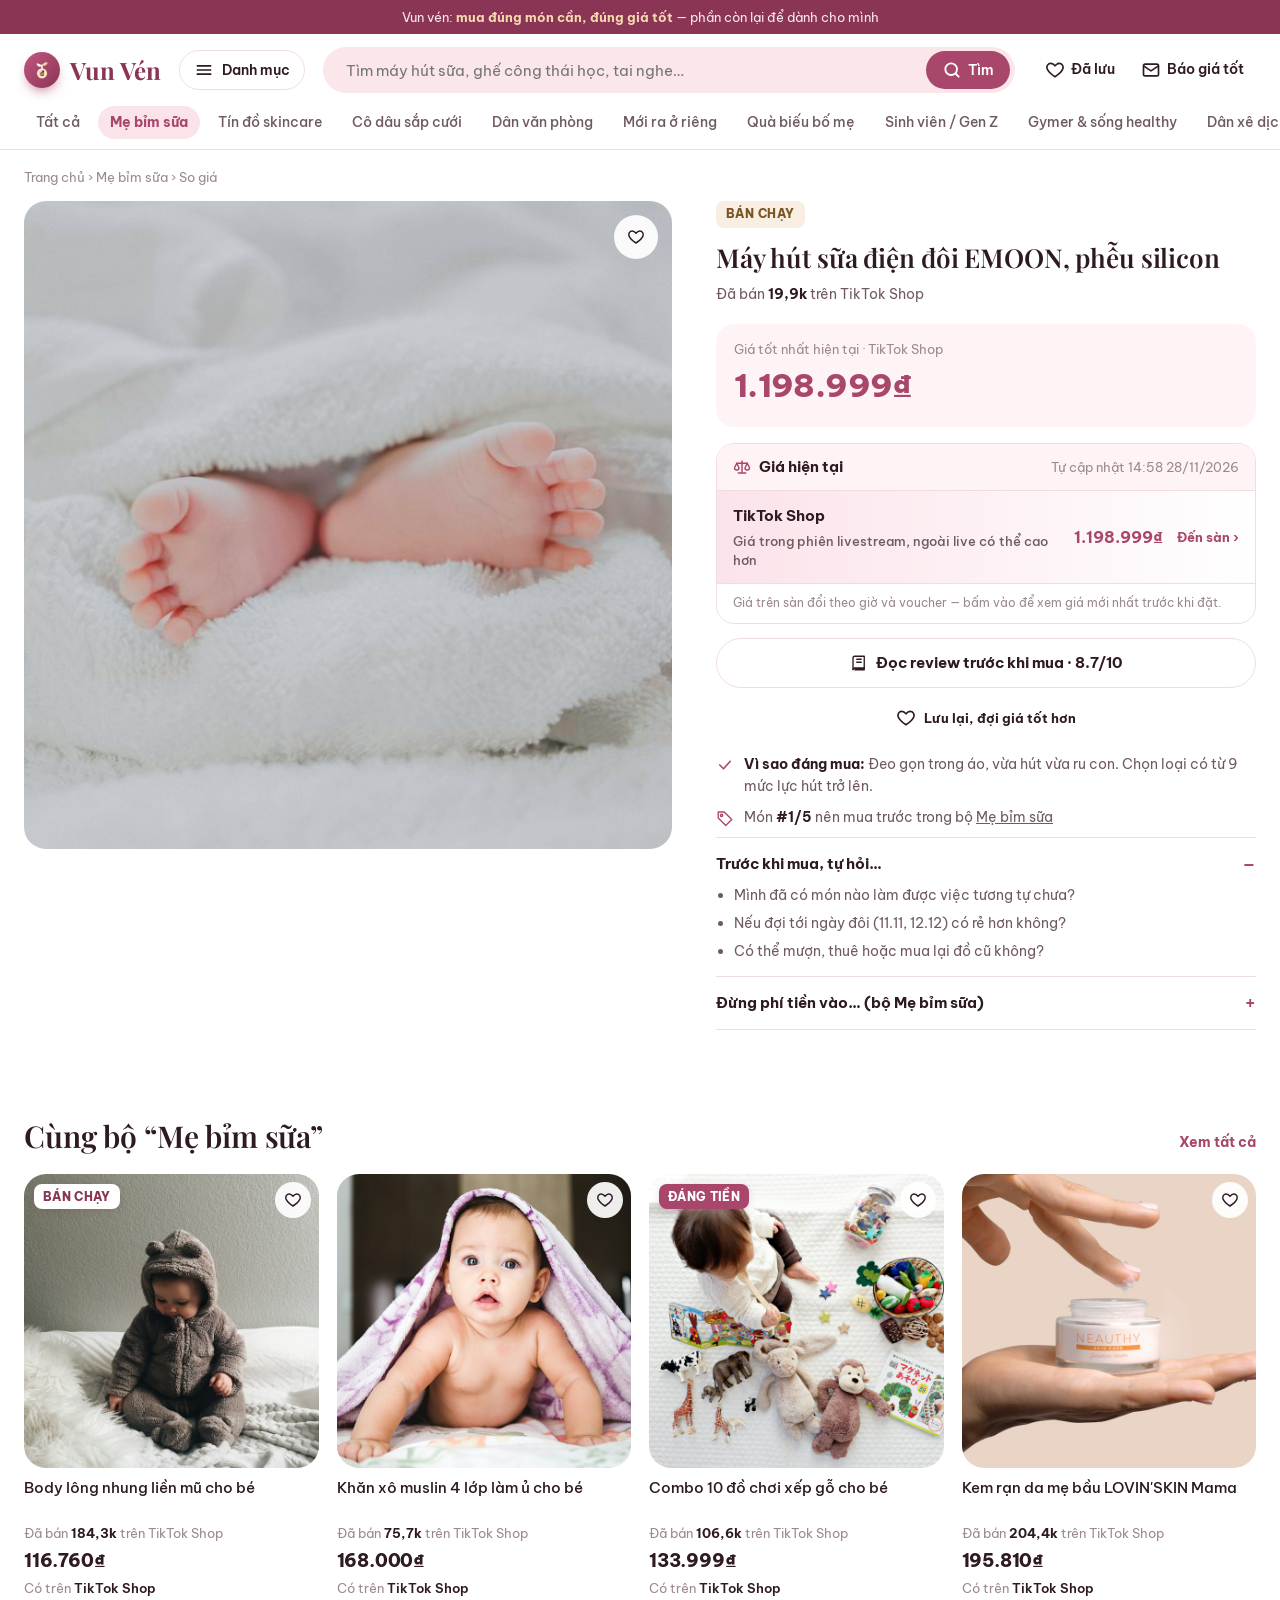
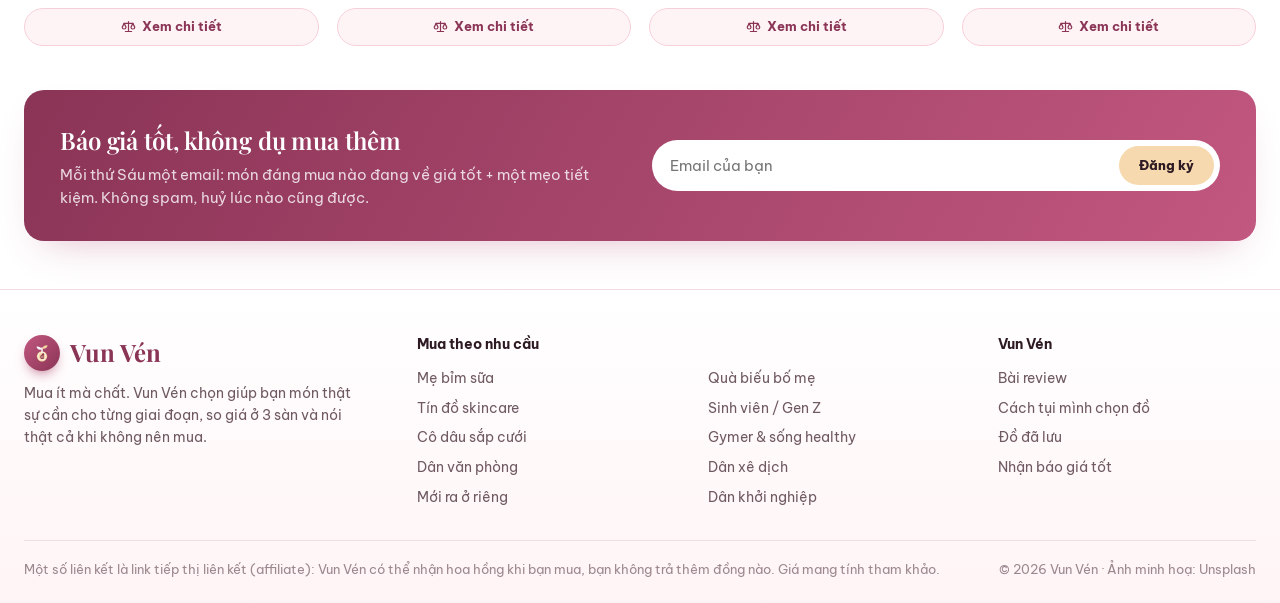
<file: san-pham.html>
<!doctype html>
<html lang="vi">
<head>
<meta charset="utf-8">
<meta name="viewport" content="width=device-width,initial-scale=1">
<link rel="preconnect" href="https://fonts.googleapis.com">
<link rel="preconnect" href="https://fonts.gstatic.com" crossorigin>
<link href="https://fonts.googleapis.com/css2?family=Be+Vietnam+Pro:wght@400;500;600;700;800&family=Playfair+Display:ital,wght@0,600;0,700;1,600&display=swap" rel="stylesheet">
<link rel="stylesheet" href="assets/style.css">
<link rel="icon" href="assets/favicon.svg" type="image/svg+xml">
<title>So giá — Vun Vén</title>
</head>
<body data-page="product" class="has-sticky">
<div id="site-header"></div>
<main id="app"></main>
<div id="site-footer"></div>
<script src="assets/data.js"></script>
<script src="assets/prices.js"></script>
<script src="assets/app.js"></script>
</body>
</html>
</file>
<file: assets/style.css>
/* ===== Vun Vén — hồng pastel, mận & vàng champagne ===== */
:root{
  --bg:#FFFFFF; --paper:#FFF4F5; --paper-2:#FBE6EA; --ink:#2E1A23; --muted:#6F5962; --soft:#9C8890; --line:#F0DCE1;
  --rose:#A9466B; --rose-dark:#8A3456; --rose-soft:#FBE3EA; --blush:#F7CFD9;
  --champ:#C9A06A; --champ-soft:#F8EEE1; --red:#D24767; --red-soft:#FDE4EA;
  --radius:18px; --font:"Be Vietnam Pro",system-ui,-apple-system,"Segoe UI",sans-serif;
  --serif:"Playfair Display",Georgia,serif; --shadow:0 18px 40px -20px rgba(169,70,107,.38);
}
*{box-sizing:border-box}
html{scroll-behavior:smooth}
body{margin:0;background:var(--bg);color:var(--ink);font-family:var(--font);font-size:15px;line-height:1.55;-webkit-font-smoothing:antialiased}
a{color:inherit;text-decoration:none}
img{display:block;max-width:100%}
button{font-family:inherit;color:inherit}
.wrap{max-width:1320px;margin:0 auto;padding:0 24px}
.sr{position:absolute;width:1px;height:1px;overflow:hidden;clip:rect(0 0 0 0)}
svg.i{width:20px;height:20px;flex:none}

/* ---------- header ---------- */
.topbar{background:var(--rose);color:#E9F3EE;font-size:13px;text-align:center;padding:7px 16px}
.topbar b{color:var(--champ)}
.hdr{background:#fff;position:sticky;top:0;z-index:40;box-shadow:0 1px 0 var(--line)}
.hdr-main{display:flex;align-items:center;gap:18px;height:72px}
.logo{display:flex;align-items:center;gap:10px;font-weight:800;font-size:22px;letter-spacing:-.02em;white-space:nowrap;color:var(--ink)}
.logo .mark{width:36px;height:36px;border-radius:11px;background:var(--rose);display:grid;place-items:center;flex:none}
.logo .mark svg{width:22px;height:22px}
.cat-btn{display:flex;align-items:center;gap:8px;border:1px solid var(--line);background:#fff;padding:9px 14px;border-radius:12px;font-size:14px;font-weight:600;cursor:pointer;white-space:nowrap}
.cat-btn:hover{border-color:var(--rose);color:var(--rose)}
.search{flex:1;display:flex;align-items:center;border-radius:12px;height:46px;padding:0 4px 0 16px;background:var(--paper-2);border:1px solid transparent}
.search:focus-within{background:#fff;border-color:var(--rose);box-shadow:0 0 0 3px var(--rose-soft)}
.search input{flex:1;min-width:0;border:0;outline:0;font:inherit;font-size:15px;background:transparent}
.search button{display:flex;align-items:center;gap:6px;height:38px;padding:0 16px;border-radius:9px;border:0;background:var(--rose);color:#fff;cursor:pointer;font-weight:600;font-size:14px}
.search button:hover{background:var(--rose-dark)}
.hdr-act{display:flex;align-items:center;gap:2px}
.hdr-act a{display:flex;align-items:center;gap:6px;padding:9px 12px;border-radius:12px;font-size:14px;font-weight:600;white-space:nowrap;position:relative}
.hdr-act a:hover{background:var(--paper)}
.count{position:absolute;top:2px;left:24px;min-width:18px;height:18px;border-radius:9px;background:var(--champ);color:var(--ink);font-size:11px;font-weight:800;display:grid;place-items:center;padding:0 4px}
.count:empty{display:none}
.navrow{background:#fff}
.navrow ul{list-style:none;margin:0 auto;padding:0 24px 10px;display:flex;gap:6px;overflow-x:auto;scrollbar-width:none}
.navrow ul::-webkit-scrollbar{display:none}
.navrow a{display:block;padding:6px 12px;font-size:13.5px;font-weight:500;color:var(--muted);white-space:nowrap;border-radius:999px}
.navrow a:hover{background:var(--paper);color:var(--ink)}
.navrow a.on{background:var(--rose-soft);color:var(--rose);font-weight:700}
.megamenu{position:absolute;left:180px;top:64px;background:#fff;border-radius:var(--radius);box-shadow:0 16px 40px rgba(120,40,75,.18);padding:10px;width:520px;display:none;grid-template-columns:1fr 1fr;gap:2px;z-index:50}
.megamenu.open{display:grid}
.megamenu a{display:flex;align-items:center;gap:12px;padding:8px 10px;border-radius:10px;font-size:14px;font-weight:600}
.megamenu a:hover{background:var(--paper)}
.megamenu img{width:40px;height:40px;border-radius:10px;object-fit:cover}

/* ---------- section headings ---------- */
.sec{padding:44px 0}
.sec-title{display:flex;align-items:flex-end;justify-content:space-between;gap:16px;margin-bottom:20px}
.sec-title h2{font-weight:800;font-size:26px;letter-spacing:-.02em;margin:0;line-height:1.2}
.sec-title .eb{display:block;font-size:12px;font-weight:700;letter-spacing:.12em;text-transform:uppercase;color:var(--rose);margin-bottom:6px}
.sec-title a{font-size:14px;font-weight:700;color:var(--rose);white-space:nowrap;display:flex;align-items:center;gap:4px}
.sec-title a:hover{text-decoration:underline}
.sec-title p{margin:4px 0 0;color:var(--muted)}

/* ---------- hero ---------- */
.hero{background:var(--paper);padding:48px 0 56px;overflow:hidden}
.hero-grid{display:grid;grid-template-columns:1.05fr 1fr;gap:48px;align-items:center}
.eyebrow{display:inline-flex;align-items:center;gap:8px;font-size:13px;font-weight:700;color:var(--rose);background:var(--rose-soft);padding:6px 12px;border-radius:999px}
.hero h1{font-size:clamp(36px,4.6vw,58px);line-height:1.06;letter-spacing:-.035em;font-weight:800;margin:18px 0 16px}
.hero h1 span{color:var(--rose);position:relative;white-space:nowrap}
.hero h1 span::after{content:"";position:absolute;left:0;right:0;bottom:.06em;height:.16em;background:var(--champ);border-radius:4px;z-index:-1}
.hero-txt>p{font-size:17px;color:var(--muted);max-width:520px;margin:0 0 26px}
.who{background:#fff;border:1px solid var(--line);border-radius:var(--radius);padding:16px}
.who strong{display:block;font-size:14px;margin-bottom:10px}
.who-chips{display:flex;flex-wrap:wrap;gap:8px}
.who-chips a{font-size:14px;font-weight:600;padding:7px 13px;border-radius:10px;background:var(--paper);border:1px solid var(--line);transition:.15s}
.who-chips a:hover{background:var(--rose);border-color:var(--rose);color:#fff}
.collage{position:relative;height:460px}
.collage img{position:absolute;object-fit:cover;border-radius:20px;box-shadow:0 18px 40px -18px rgba(120,40,75,.45)}
.collage .c1{left:0;top:0;width:62%;height:72%}
.collage .c2{right:0;top:12%;width:42%;height:46%}
.collage .c3{right:6%;bottom:0;width:48%;height:40%;border:6px solid var(--paper)}
.collage .stat{position:absolute;left:6%;bottom:6%;background:#fff;border-radius:14px;padding:12px 16px;box-shadow:0 10px 30px -10px rgba(120,40,75,.35);display:flex;align-items:center;gap:12px}
.collage .stat b{font-size:26px;font-weight:800;color:var(--rose);line-height:1}
.collage .stat span{font-size:13px;color:var(--muted);line-height:1.3}

/* ---------- persona tiles ---------- */
.tiles{display:grid;grid-template-columns:repeat(5,1fr);gap:14px}
.tile{position:relative;aspect-ratio:4/5;border-radius:var(--radius);overflow:hidden;background:var(--paper-2)}
.tile img{width:100%;height:100%;object-fit:cover;transition:transform .4s}
.tile::after{content:"";position:absolute;inset:0;background:linear-gradient(180deg,transparent 45%,rgba(60,20,38,.82))}
.tile .lbl{position:absolute;left:14px;right:14px;bottom:12px;z-index:1;color:#fff}
.tile .lbl b{display:block;font-size:16px;font-weight:700;line-height:1.25}
.tile .lbl small{font-size:12px;opacity:.85}
.tile:hover img{transform:scale(1.06)}

/* ---------- tabs ---------- */
.tabs{display:flex;gap:8px;overflow-x:auto;padding:2px 0 14px;scrollbar-width:none}
.tabs::-webkit-scrollbar{display:none}
.tab{flex:none;border:1px solid var(--line);background:#fff;border-radius:10px;padding:8px 14px;font-size:14px;font-weight:600;cursor:pointer}
.tab:hover{border-color:var(--rose);color:var(--rose)}
.tab.on{background:var(--rose);color:#fff;border-color:var(--rose)}
.need-intro{display:flex;justify-content:space-between;align-items:center;gap:16px;border-left:4px solid var(--champ);background:var(--paper);border-radius:0 12px 12px 0;padding:12px 16px;margin-bottom:20px;font-size:14px;color:var(--muted)}
.need-intro b{color:var(--ink)}
.need-intro a{font-weight:700;color:var(--rose);white-space:nowrap}

/* ---------- product grid & card ---------- */
.grid{display:grid;grid-template-columns:repeat(5,1fr);gap:26px 18px}
.grid.g4{grid-template-columns:repeat(4,1fr)}
.pcard{position:relative;min-width:0}
.pimg{display:block;position:relative;aspect-ratio:1/1;border-radius:var(--radius);overflow:hidden;background:var(--paper)}
.pimg img{width:100%;height:100%;object-fit:cover;transition:transform .35s}
.pcard:hover .pimg img{transform:scale(1.05)}
.pcard:hover .ptitle{color:var(--rose)}
.pbadge{position:absolute;left:10px;top:10px;font-size:11.5px;font-weight:800;padding:4px 9px;border-radius:8px;background:var(--champ);color:var(--ink);text-transform:uppercase;letter-spacing:.03em;z-index:1}
.pbadge.alt{background:var(--rose);color:#fff}
.heart{position:absolute;top:8px;right:8px;width:36px;height:36px;border-radius:10px;border:0;background:rgba(255,255,255,.92);display:grid;place-items:center;cursor:pointer;z-index:2;transition:transform .15s}
.heart:hover{transform:scale(1.08)}
.heart svg{width:18px;height:18px}
.heart.on svg{fill:var(--red);stroke:var(--red)}
.rv-flag{position:absolute;left:10px;bottom:10px;background:var(--rose);color:#fff;border-radius:8px;font-size:12px;font-weight:700;padding:4px 9px;display:flex;align-items:center;gap:5px}
.pbody{padding-top:10px}
.ptitle{font-size:14.5px;font-weight:500;line-height:1.4;display:-webkit-box;-webkit-line-clamp:2;-webkit-box-orient:vertical;overflow:hidden;min-height:2.8em;transition:color .15s}
.rate{display:flex;align-items:center;gap:5px;font-size:13px;margin-top:4px;color:var(--soft)}
.rate b{color:var(--ink);font-weight:700}
.stars{position:relative;display:inline-block;font-size:13px;letter-spacing:1px;color:#E4DED2;line-height:1}
.stars::before{content:"★★★★★"}
.stars i{position:absolute;inset:0;overflow:hidden;color:var(--champ);font-style:normal;white-space:nowrap}
.stars i::before{content:"★★★★★"}
.price{display:flex;align-items:center;flex-wrap:wrap;gap:2px 8px;margin-top:4px}
.price b{font-size:18px;font-weight:800;letter-spacing:-.01em}
.price s{font-size:13px;color:var(--soft)}
.price em{font-style:normal;font-size:12px;font-weight:800;color:var(--red);background:var(--red-soft);padding:1px 6px;border-radius:6px}
.pmeta{display:flex;align-items:center;gap:6px;font-size:12.5px;color:var(--soft);margin-top:4px;flex-wrap:wrap}
.pmeta .ship{color:var(--rose);font-weight:600}
.shopline{display:flex;gap:5px;flex-wrap:wrap;margin-top:10px}
.shopline a{font-size:11.5px;font-weight:700;padding:4px 8px;white-space:nowrap;border-radius:8px;border:1px solid var(--line);color:var(--ink)}
.shopline a:hover{border-color:var(--rose);color:var(--rose);background:var(--rose-soft)}

/* ---------- promos ---------- */
.promos{display:grid;grid-template-columns:1.4fr 1fr;gap:18px}
.promo{position:relative;border-radius:20px;overflow:hidden;display:grid;grid-template-columns:1fr 1fr;min-height:320px;background:var(--rose);color:#fff}
.promo.alt{background:var(--ink);grid-template-columns:1fr}
.promo .txt{padding:34px;display:flex;flex-direction:column;justify-content:center;gap:10px;position:relative;z-index:1}
.promo .txt small{font-size:12px;font-weight:700;text-transform:uppercase;letter-spacing:.12em;color:var(--champ)}
.promo h3{font-weight:800;font-size:28px;letter-spacing:-.02em;line-height:1.18;margin:0}
.promo p{margin:0;color:rgba(255,255,255,.8)}
.promo img{width:100%;height:100%;object-fit:cover}
.promo.alt img{position:absolute;inset:0;opacity:.75}
.promo.alt .txt{margin-top:auto;background:linear-gradient(transparent,rgba(60,20,38,.9));padding-top:90px}
.btn{display:inline-flex;align-items:center;justify-content:center;gap:8px;height:44px;padding:0 20px;border-radius:12px;font-weight:700;font-size:14.5px;border:1px solid var(--line);background:#fff;color:var(--ink);cursor:pointer;align-self:flex-start;transition:background .15s,transform .1s}
.btn:hover{transform:translateY(-1px)}
.btn.gold{background:var(--champ);border-color:var(--champ);color:var(--ink)}
.btn.dark,.btn.green{background:var(--rose);border-color:var(--rose);color:#fff}
.btn.dark:hover,.btn.green:hover{background:var(--rose-dark)}
.btn.block{width:100%;height:50px}

/* ---------- editorial ---------- */
.editorial{background:var(--paper)}
.posts{display:grid;grid-template-columns:repeat(3,1fr);gap:20px}
.post{background:#fff;border-radius:var(--radius);overflow:hidden;border:1px solid var(--line);transition:transform .2s,box-shadow .2s}
.post:hover{transform:translateY(-3px);box-shadow:0 14px 30px -16px rgba(120,40,75,.35)}
.post:hover h3{color:var(--rose)}
.post .ph{aspect-ratio:16/10;overflow:hidden}
.post .ph img{width:100%;height:100%;object-fit:cover}
.post .b{padding:16px 18px 20px}
.kicker{font-size:12px;font-weight:700;letter-spacing:.08em;text-transform:uppercase;color:var(--rose)}
.post h3{font-weight:700;font-size:18px;line-height:1.35;margin:6px 0 8px;letter-spacing:-.01em;transition:color .15s}
.post p{margin:0;color:var(--muted);font-size:14px}
.post .m{display:flex;align-items:center;gap:8px;margin-top:12px;font-size:13px;color:var(--soft)}
.score-chip{background:var(--champ);color:var(--ink);font-weight:800;border-radius:6px;padding:1px 7px;font-size:12px}

/* ---------- trust ---------- */
.trust{display:grid;grid-template-columns:repeat(3,1fr);gap:18px}
.trust>div{display:grid;grid-template-columns:42px 1fr;column-gap:14px;align-items:start;padding:20px;border:1px solid var(--line);border-radius:var(--radius)}
.trust svg{grid-row:span 2;width:42px;height:42px;padding:9px;border-radius:12px;background:var(--rose-soft);color:var(--rose)}
.trust h3{font-size:16px;font-weight:700;margin:0 0 4px}
.trust p{margin:0;color:var(--muted);font-size:14px}

/* ---------- footer ---------- */
.newsletter{padding:0 0 48px}
.nl-box{background:var(--rose);color:#fff;border-radius:20px;padding:32px 36px;display:grid;grid-template-columns:1fr 1fr;gap:24px;align-items:center}
.nl-box h2{font-weight:800;font-size:24px;letter-spacing:-.02em;margin:0 0 4px}
.nl-box p{margin:0;color:rgba(255,255,255,.8)}
.nl-form{display:flex;gap:8px;background:#fff;border-radius:14px;padding:6px}
.nl-form input{flex:1;min-width:0;border:0;outline:0;font:inherit;padding:0 12px;background:transparent}
.nl-form button{border:0;background:var(--champ);color:var(--ink);border-radius:10px;padding:11px 20px;font-weight:800;cursor:pointer}
.ftr{background:var(--paper);padding:44px 0 24px;font-size:14px;border-top:1px solid var(--line)}
.fcols{display:grid;grid-template-columns:1.4fr 1fr 1fr 1fr;gap:32px}
.ftr h4{margin:0 0 12px;font-size:14px;font-weight:700}
.ftr ul{list-style:none;margin:0;padding:0;display:grid;gap:8px}
.ftr ul a{color:var(--muted)}
.ftr ul a:hover{color:var(--rose)}
.ftr .about{color:var(--muted);margin:12px 0 0;max-width:340px}
.disclose{margin-top:32px;padding-top:18px;border-top:1px solid var(--line);color:var(--soft);font-size:13px;display:flex;justify-content:space-between;gap:16px;flex-wrap:wrap}

/* ---------- listing page ---------- */
.crumbs{font-size:13px;color:var(--soft);padding:18px 0 6px}
.crumbs a:hover{color:var(--rose);text-decoration:underline}
.list-hero{display:flex;gap:20px;align-items:center;background:var(--paper);border-radius:20px;padding:20px 24px;margin:6px 0 24px}
.list-hero img{width:92px;height:92px;border-radius:16px;object-fit:cover;flex:none}
.list-hero h1{font-weight:800;font-size:30px;letter-spacing:-.025em;margin:0 0 4px;line-height:1.2}
.list-hero p{margin:0;color:var(--muted);max-width:720px}
.chips{display:flex;gap:6px;flex-wrap:wrap;margin-top:10px}
.chip{font-size:12.5px;font-weight:600;padding:3px 10px;border-radius:8px;background:#fff;border:1px solid var(--line)}
.list-body{display:grid;grid-template-columns:240px 1fr;gap:32px;padding-bottom:56px}
.filters{align-self:start;position:sticky;top:130px}
.filters h3{font-size:14px;font-weight:700;margin:0 0 8px}
.fgroup{padding:16px 0;border-top:1px solid var(--line)}
.fgroup:first-child{border-top:0;padding-top:0}
.fgroup label{display:flex;align-items:center;gap:10px;padding:4px 0;font-size:14px;cursor:pointer;color:var(--muted)}
.fgroup label:hover{color:var(--ink)}
.fgroup input{width:17px;height:17px;accent-color:var(--rose);margin:0}
.toolbar{display:flex;justify-content:space-between;align-items:center;gap:12px;margin-bottom:18px;font-size:14px;color:var(--muted)}
.toolbar select{font:inherit;font-size:14px;border:1px solid var(--line);border-radius:10px;padding:8px 12px;background:#fff;color:var(--ink);cursor:pointer}
.ftoggle{display:none}
.empty{grid-column:1/-1;text-align:center;padding:56px 16px;color:var(--muted)}
.empty .btn{align-self:center}

/* ---------- review (product detail) page ---------- */
.pdp{display:grid;grid-template-columns:minmax(0,1.2fr) minmax(320px,1fr);gap:44px;padding:8px 0 44px}
.gallery{position:relative}
.gallery .main{border-radius:20px;overflow:hidden;aspect-ratio:1/1;background:var(--paper)}
.gallery .main img{width:100%;height:100%;object-fit:cover}
.gallery .heart{top:14px;right:14px;width:44px;height:44px}
.buybox{align-self:start;position:sticky;top:130px}
.buybox .tag{display:inline-block;font-size:12px;font-weight:800;text-transform:uppercase;letter-spacing:.04em;background:var(--champ);color:var(--ink);padding:4px 10px;border-radius:8px;margin-bottom:14px}
.buybox h1{font-size:26px;font-weight:800;letter-spacing:-.02em;line-height:1.25;margin:0 0 10px}
.buybox .by{display:flex;align-items:center;gap:8px;font-size:14px;margin-bottom:18px;flex-wrap:wrap;color:var(--muted)}
.buybox .by b{color:var(--ink)}
.buybox .pricebox{background:var(--paper);border-radius:var(--radius);padding:16px 18px;margin-bottom:16px}
.buybox .bprice{display:flex;align-items:center;gap:10px;flex-wrap:wrap}
.buybox .bprice b{font-size:32px;font-weight:800;letter-spacing:-.02em;color:var(--rose)}
.buybox .bprice s{color:var(--soft);font-size:16px}
.buybox .bprice em{font-style:normal;color:var(--red);background:var(--red-soft);font-weight:800;padding:2px 8px;border-radius:6px;font-size:13px}
.buybox .note{font-size:12.5px;color:var(--soft);margin-top:2px}
.buybtns{display:grid;gap:10px;margin-bottom:16px}
.save-btn{background:none;border:0;display:flex;align-items:center;justify-content:center;gap:8px;width:100%;padding:10px;font-weight:700;cursor:pointer;border-radius:12px}
.save-btn:hover{background:var(--paper)}
.save-btn.on svg{fill:var(--red);stroke:var(--red)}
.hl{list-style:none;padding:0;margin:0 0 8px;display:grid;gap:10px;font-size:14px;color:var(--muted)}
.hl li{display:flex;gap:10px}
.hl b{color:var(--ink)}
.hl svg{width:18px;height:18px;margin-top:2px;color:var(--rose)}
details{border-top:1px solid var(--line);padding:14px 0}
details:last-child{border-bottom:1px solid var(--line)}
summary{cursor:pointer;font-weight:700;font-size:15px;list-style:none;display:flex;justify-content:space-between;align-items:center}
summary::-webkit-details-marker{display:none}
summary::after{content:"+";font-size:20px;font-weight:500;color:var(--rose);line-height:1}
details[open] summary::after{content:"–"}
details .dc{padding-top:10px;font-size:14px;color:var(--muted)}
table{width:100%;border-collapse:collapse}
td{padding:8px 0;border-bottom:1px solid var(--line);vertical-align:top;font-size:14px}
td:first-child{color:var(--soft);width:42%;padding-right:12px}
td:last-child{color:var(--ink);font-weight:500}
.article-wrap{display:grid;grid-template-columns:minmax(0,1.2fr) minmax(320px,1fr);gap:44px;padding:8px 0 40px;border-top:1px solid var(--line)}
.article{padding-top:30px}
.article .kicker{display:block;margin-bottom:8px}
.article h2.t{font-weight:800;font-size:30px;letter-spacing:-.025em;line-height:1.25;margin:0 0 10px}
.byline{font-size:14px;color:var(--soft);display:flex;gap:6px 16px;flex-wrap:wrap;margin-bottom:22px}
.sample-note{background:var(--champ-soft);border:1px dashed var(--champ);color:#6B4A00;border-radius:12px;padding:10px 14px;font-size:13px;margin-bottom:22px}
.tldr{background:var(--rose-soft);border-radius:var(--radius);padding:18px 20px;margin-bottom:28px}
.tldr h3{margin:0 0 6px;font-size:14px;text-transform:uppercase;letter-spacing:.08em;color:var(--rose)}
.tldr p{margin:0;font-size:16px;line-height:1.65}
.article h3.s{font-weight:800;font-size:21px;letter-spacing:-.015em;margin:32px 0 8px}
.article p.body{font-size:16px;line-height:1.8;margin:0 0 12px;color:#2B3731}
.pc{display:grid;grid-template-columns:1fr 1fr;gap:16px;margin:24px 0}
.pc>div{border-radius:var(--radius);padding:18px}
.pc .pros{background:var(--rose-soft)}
.pc .cons{background:var(--red-soft)}
.pc h4{margin:0 0 10px;font-size:15px}
.pc ul{list-style:none;margin:0;padding:0;display:grid;gap:8px;font-size:14px}
.pc li{display:flex;gap:8px}
.pc li::before{flex:none;width:16px;font-weight:800}
.pc .pros li::before{content:"+";color:var(--rose)}
.pc .cons li::before{content:"–";color:var(--red)}
.fit{display:grid;grid-template-columns:1fr 1fr;gap:16px;margin-top:28px}
.fit>div{border:1px solid var(--line);border-radius:var(--radius);padding:18px}
.fit h4{margin:0 0 8px;font-size:15px}
.fit ul{margin:0;padding-left:18px;font-size:14px;display:grid;gap:4px;color:var(--muted)}
.scorecard{position:sticky;top:130px;margin-top:30px;background:var(--paper);border-radius:20px;padding:24px}
.scorecard .big{display:flex;align-items:center;gap:16px;margin-bottom:18px}
.scorecard .big b{display:grid;place-items:center;width:76px;height:76px;border-radius:18px;background:var(--rose);color:#fff;font-size:30px;font-weight:800}
.scorecard .big span{font-size:14px;color:var(--muted)}
.scorecard .big span strong{display:block;font-size:16px;color:var(--ink)}
.bars{display:grid;gap:10px}
.bar{display:grid;grid-template-columns:110px 1fr 30px;gap:10px;align-items:center;font-size:13px}
.bar i{height:8px;border-radius:4px;background:#E9E3D6;overflow:hidden}
.bar i::after{content:"";display:block;height:100%;width:calc(var(--v)*10%);background:var(--rose);border-radius:4px}
.bar b{text-align:right;font-weight:700}
.verdict{margin-top:18px;padding-top:16px;border-top:1px solid var(--line);font-size:14px;color:var(--muted)}
.verdict h4{margin:0 0 6px;color:var(--ink);font-size:15px}
.sticky-buy{display:none}

.toast{position:fixed;left:50%;bottom:24px;transform:translate(-50%,20px);background:var(--ink);color:#fff;padding:12px 20px;border-radius:12px;font-size:14px;font-weight:600;opacity:0;visibility:hidden;transition:.25s;z-index:99}
.toast.show{transform:translate(-50%,0);opacity:1;visibility:visible}

/* ---------- nét "xinh mà sang" ---------- */
.hero h1,.sec-title h2,.promo h3,.list-hero h1,.article h2.t,.nl-box h2,.post h3,.buybox h1,.article h3.s,.trust h3{font-family:var(--serif);font-weight:600;letter-spacing:-.005em}
.hero h1{font-weight:600;line-height:1.08}
.hero h1 span{font-style:italic;color:var(--rose)}
.hero h1 span::after{display:none}
.hero{background:radial-gradient(900px 420px at 85% 10%,var(--blush),transparent 70%),radial-gradient(700px 360px at 0% 100%,var(--champ-soft),transparent 70%),var(--paper)}
.logo{font-family:var(--serif);font-weight:700;font-size:24px;letter-spacing:0;color:var(--rose-dark)}
.logo .mark{background:linear-gradient(135deg,#C2577F,var(--rose-dark));border-radius:50%;box-shadow:0 6px 14px -6px var(--rose)}
.topbar{background:var(--rose-dark);color:#FBE9EE}
.topbar b{color:#F6D9AE}
.search,.search button,.cat-btn,.tab,.who-chips a,.btn,.nl-form,.nl-form button,.toolbar select{border-radius:999px}
.search{padding-left:20px}
.who{border-radius:22px;box-shadow:var(--shadow);border-color:#fff}
.collage img{border-radius:26px;box-shadow:var(--shadow)}
.collage .c3{border-color:#fff}
.collage .stat{border-radius:18px}
.collage .stat b{font-family:var(--serif)}
.eyebrow{background:#fff;color:var(--rose);box-shadow:0 4px 14px -8px var(--rose)}
.sec-title h2{font-size:30px}
.sec-title .eb{color:var(--champ);letter-spacing:.18em}
.need-intro{border-left-color:var(--blush)}
.pimg,.tile,.post,.gallery .main{border-radius:22px}
.pcard:hover .pimg{box-shadow:var(--shadow)}
.pimg{transition:box-shadow .25s}
.pbadge{background:#fff;color:var(--rose-dark);box-shadow:0 2px 8px -2px rgba(120,40,75,.25)}
.pbadge.alt{background:var(--rose);color:#fff}
.heart{border-radius:50%}
.rv-flag{border-radius:999px;background:rgba(169,70,107,.92)}
.promo{background:linear-gradient(135deg,var(--rose-dark),#C2577F)}
.promo.alt{background:var(--ink)}
.promo .txt small{color:#F6D9AE}
.nl-box{background:linear-gradient(120deg,var(--rose-dark),#C2577F);box-shadow:var(--shadow)}
.nl-form button{background:#F6D9AE}
.score-chip{background:var(--champ-soft);color:#7A5524;border:1px solid #EBD7B9}
.scorecard .big b{border-radius:50%;font-family:var(--serif)}
.buybox .tag{background:var(--champ-soft);color:#7A5524}
.tldr h3{color:var(--rose)}
.ftr{background:linear-gradient(180deg,#fff,var(--paper))}

/* ---------- tiết kiệm ---------- */
.save{font-size:12.5px;font-weight:600;color:var(--rose);margin-top:2px}
.skip1{display:inline-block;margin-top:4px;color:var(--muted)}
.skip1 b{color:var(--rose)}
.budget{flex:none;background:#fff;border-radius:16px;padding:14px 18px;min-width:230px;display:grid;gap:6px;box-shadow:var(--shadow)}
.budget small{font-size:11.5px;font-weight:700;letter-spacing:.12em;text-transform:uppercase;color:var(--champ)}
.budget div{display:flex;align-items:baseline;justify-content:space-between;gap:12px}
.budget b{font-size:17px}
.budget span{font-size:12.5px;color:var(--muted)}
.budget em{font-style:normal;font-size:12.5px;font-weight:700;color:var(--rose);border-top:1px dashed var(--line);padding-top:6px}
.skipbox{border:1px dashed var(--blush);background:#fff;border-radius:16px;padding:16px 20px;margin:-8px 0 24px}
.skipbox h3{margin:0 0 6px;font-family:var(--serif);font-weight:600;font-size:19px;color:var(--rose-dark)}
.skipbox ul{margin:0;padding:0;list-style:none;display:grid;grid-template-columns:repeat(3,1fr);gap:8px 24px;font-size:14px;color:var(--muted)}
.skipbox li{position:relative;padding-left:22px}
.skipbox li::before{content:"✕";position:absolute;left:0;top:0;color:var(--rose);font-weight:800;font-size:12px;line-height:1.9}
.tips{display:grid;grid-template-columns:repeat(4,1fr);gap:16px}
.tip{background:#fff;border:1px solid var(--line);border-radius:18px;padding:20px}
.tip b{display:block;font-family:var(--serif);font-size:30px;color:var(--champ);line-height:1;margin-bottom:10px}
.tip h3{margin:0 0 6px;font-size:16px;font-weight:700}
.tip p{margin:0;font-size:14px;color:var(--muted)}
.tips-ul{margin:0;padding-left:18px;display:grid;gap:6px}
.savebox{background:var(--champ-soft);border-radius:var(--radius);padding:18px 20px;margin-top:28px}
.savebox h4{margin:0 0 8px;font-size:15px;color:#7A5524}
.savebox ol{margin:0;padding-left:20px;display:grid;gap:6px;font-size:14.5px}
.cmp{font-size:13px;color:var(--muted);margin-bottom:2px}

/* ---------- so giá ---------- */
.pmeta b{color:var(--ink);font-weight:600}
.cmp-btn{display:flex;align-items:center;justify-content:center;gap:6px;margin-top:10px;padding:8px 10px;border-radius:999px;border:1px solid var(--blush);background:var(--paper);color:var(--rose-dark);font-size:12.5px;font-weight:700;transition:.15s}
.cmp-btn svg{width:15px;height:15px}
.cmp-btn:hover{background:var(--rose);border-color:var(--rose);color:#fff}
.cmp-table{border:1px solid var(--line);border-radius:18px;overflow:hidden;margin-bottom:14px;background:#fff}
.cmp-h{display:flex;justify-content:space-between;align-items:center;gap:10px;padding:12px 16px;background:var(--paper);font-size:13px;color:var(--soft)}
.cmp-h b{display:flex;align-items:center;gap:8px;color:var(--ink);font-size:14.5px}
.cmp-h svg{width:18px;height:18px;color:var(--rose)}
.cmp-row{display:grid;grid-template-columns:1fr auto auto;gap:14px;align-items:center;padding:13px 16px;border-top:1px solid var(--line);transition:background .15s}
.cmp-row:hover{background:var(--paper)}
.cmp-row .sn{font-weight:700;font-size:15px;display:flex;flex-wrap:wrap;align-items:center;gap:4px 8px}
.cmp-row .sn em{font-style:normal;font-size:11px;font-weight:800;text-transform:uppercase;letter-spacing:.04em;background:var(--rose);color:#fff;padding:2px 8px;border-radius:999px}
.cmp-row .sn small{flex-basis:100%;font-weight:500;font-size:12.5px;color:var(--muted)}
.cmp-row .pr{text-align:right}
.cmp-row .pr b{display:block;font-size:16px}
.cmp-row .pr small{font-size:12px;color:var(--soft)}
.cmp-row.best{background:linear-gradient(90deg,var(--rose-soft),#fff)}
.cmp-row.best .pr b{color:var(--rose)}
.cmp-row.best .pr small{color:var(--rose);font-weight:600}
.cmp-row .go{font-size:13px;font-weight:700;color:var(--rose);white-space:nowrap}
.cmp-note{margin:0;padding:10px 16px;border-top:1px solid var(--line);font-size:12px;color:var(--soft)}
.buybtns .btn svg{width:18px;height:18px}

/* ---------- responsive ---------- */
@media (max-width:1200px){
  .grid{grid-template-columns:repeat(4,1fr)}
  .grid.g4{grid-template-columns:repeat(3,1fr)}
}
@media (max-width:960px){
  .tips{grid-template-columns:1fr 1fr}
  .skipbox ul{grid-template-columns:1fr}
  .list-hero{flex-wrap:wrap}
  .budget{width:100%}
  .hero-grid{grid-template-columns:1fr}
  .collage{height:360px}
  .tiles{grid-template-columns:repeat(4,1fr)}
  .grid,.grid.g4{grid-template-columns:repeat(3,1fr)}
  .promos{grid-template-columns:1fr}
  .posts{grid-template-columns:1fr 1fr}
  .fcols{grid-template-columns:1fr 1fr}
  .nl-box{grid-template-columns:1fr}
  .pdp,.article-wrap{grid-template-columns:1fr;gap:24px}
  .buybox,.scorecard,.filters{position:static}
  .list-body{grid-template-columns:1fr}
  .filters{display:none;border:1px solid var(--line);border-radius:var(--radius);padding:16px}
  .filters.open{display:block}
  .ftoggle{display:inline-flex}
  .megamenu{left:24px}
}
@media (max-width:720px){
  .cmp-row{grid-template-columns:1fr auto;padding:12px 14px}
  .cmp-row .go{display:none}
  .cmp-btn{font-size:12px;padding:7px 8px}
  .tips{grid-template-columns:1fr}
  .wrap{padding:0 16px}
  .topbar{font-size:12px}
  .hdr-main{flex-wrap:wrap;height:auto;padding-top:10px;padding-bottom:10px;gap:8px 10px}
  .logo{font-size:20px;order:1}
  .logo .mark{width:32px;height:32px}
  .cat-btn{display:none}
  .hdr-act{order:2;margin-left:auto}
  .hdr-act .lbl{display:none}
  .search{order:3;flex-basis:100%;height:44px}
  .search button span{display:none}
  .search button{padding:0 12px}
  .megamenu{display:none!important}
  .navrow ul{padding:0 16px 10px}
  .hero{padding:32px 0 40px}
  .collage{height:300px}
  .tiles{grid-template-columns:repeat(2,1fr);gap:10px}
  .grid,.grid.g4{grid-template-columns:repeat(2,1fr);gap:22px 12px}
  .shopline{display:none}
  .promo{grid-template-columns:1fr;min-height:0}
  .promo .txt{padding:24px}
  .promo>img{aspect-ratio:16/10}
  .promo.alt{min-height:340px}
  .promo h3{font-size:24px}
  .posts,.trust,.pc,.fit{grid-template-columns:1fr}
  .need-intro{flex-direction:column;align-items:flex-start}
  .list-hero{padding:16px}
  .list-hero img{width:64px;height:64px}
  .list-hero h1{font-size:23px}
  .buybox h1{font-size:22px}
  .article h2.t{font-size:24px}
  .nl-box{padding:24px}
  .sticky-buy{display:flex;position:fixed;left:0;right:0;bottom:0;z-index:45;background:#fff;border-top:1px solid var(--line);padding:10px 16px;gap:12px;align-items:center;box-shadow:0 -4px 16px rgba(0,0,0,.08)}
  .sticky-buy b{flex:1;font-size:19px;color:var(--rose)}
  .sticky-buy .btn{align-self:center}
  .has-sticky .ftr{padding-bottom:90px}
}
@media (prefers-reduced-motion:reduce){*{transition:none!important}}
</file>
